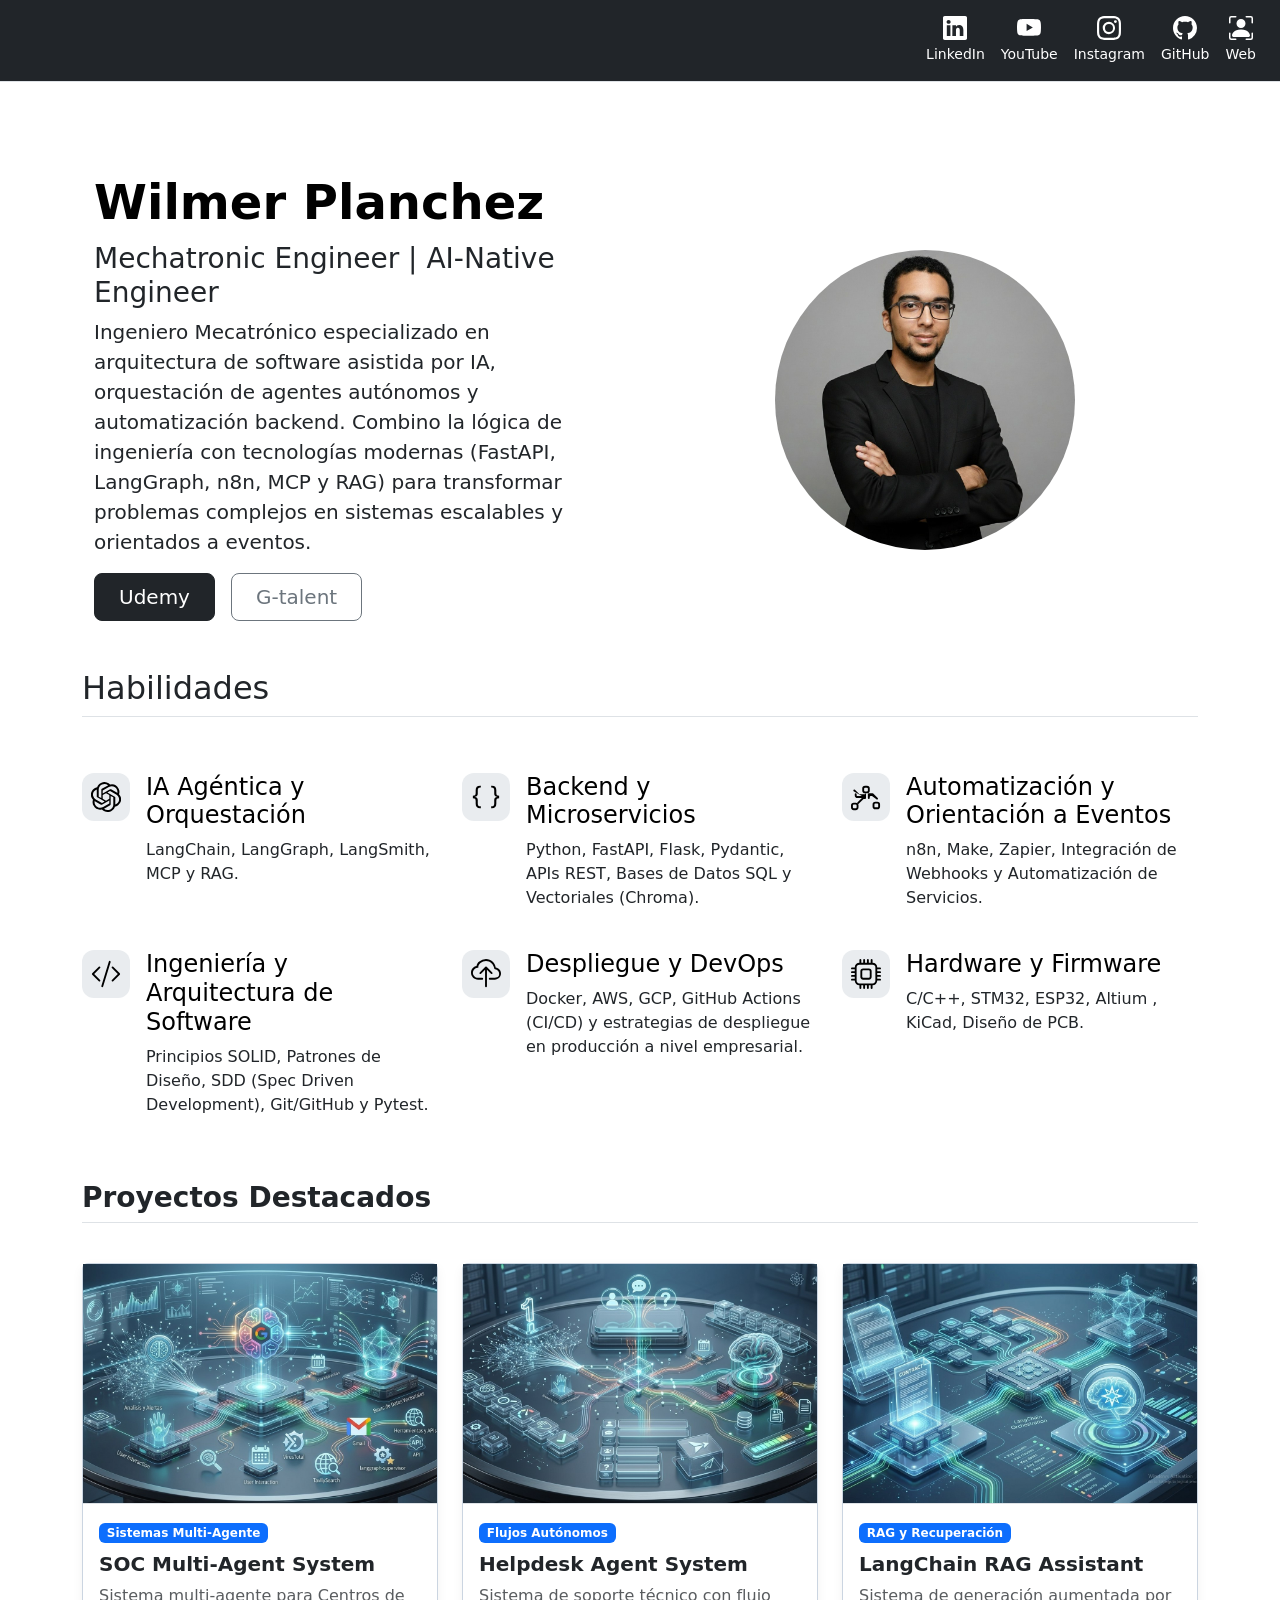
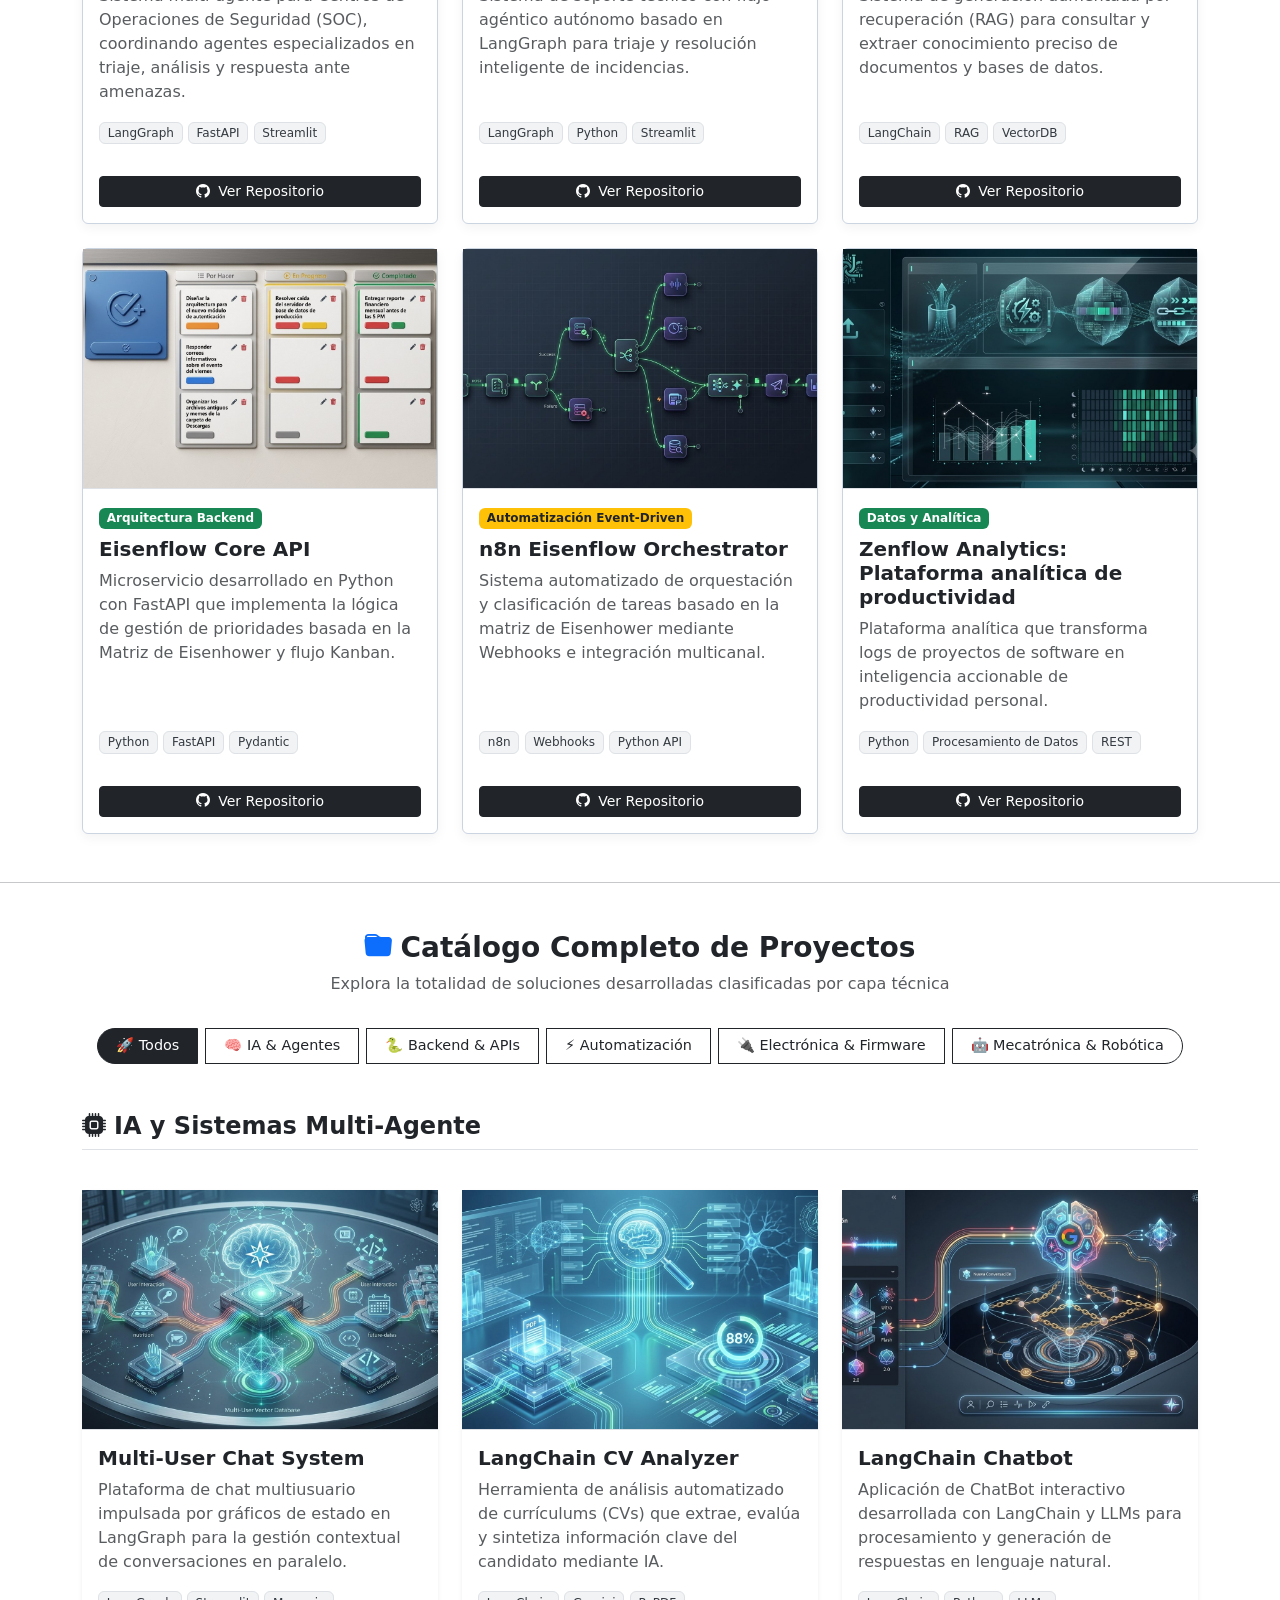
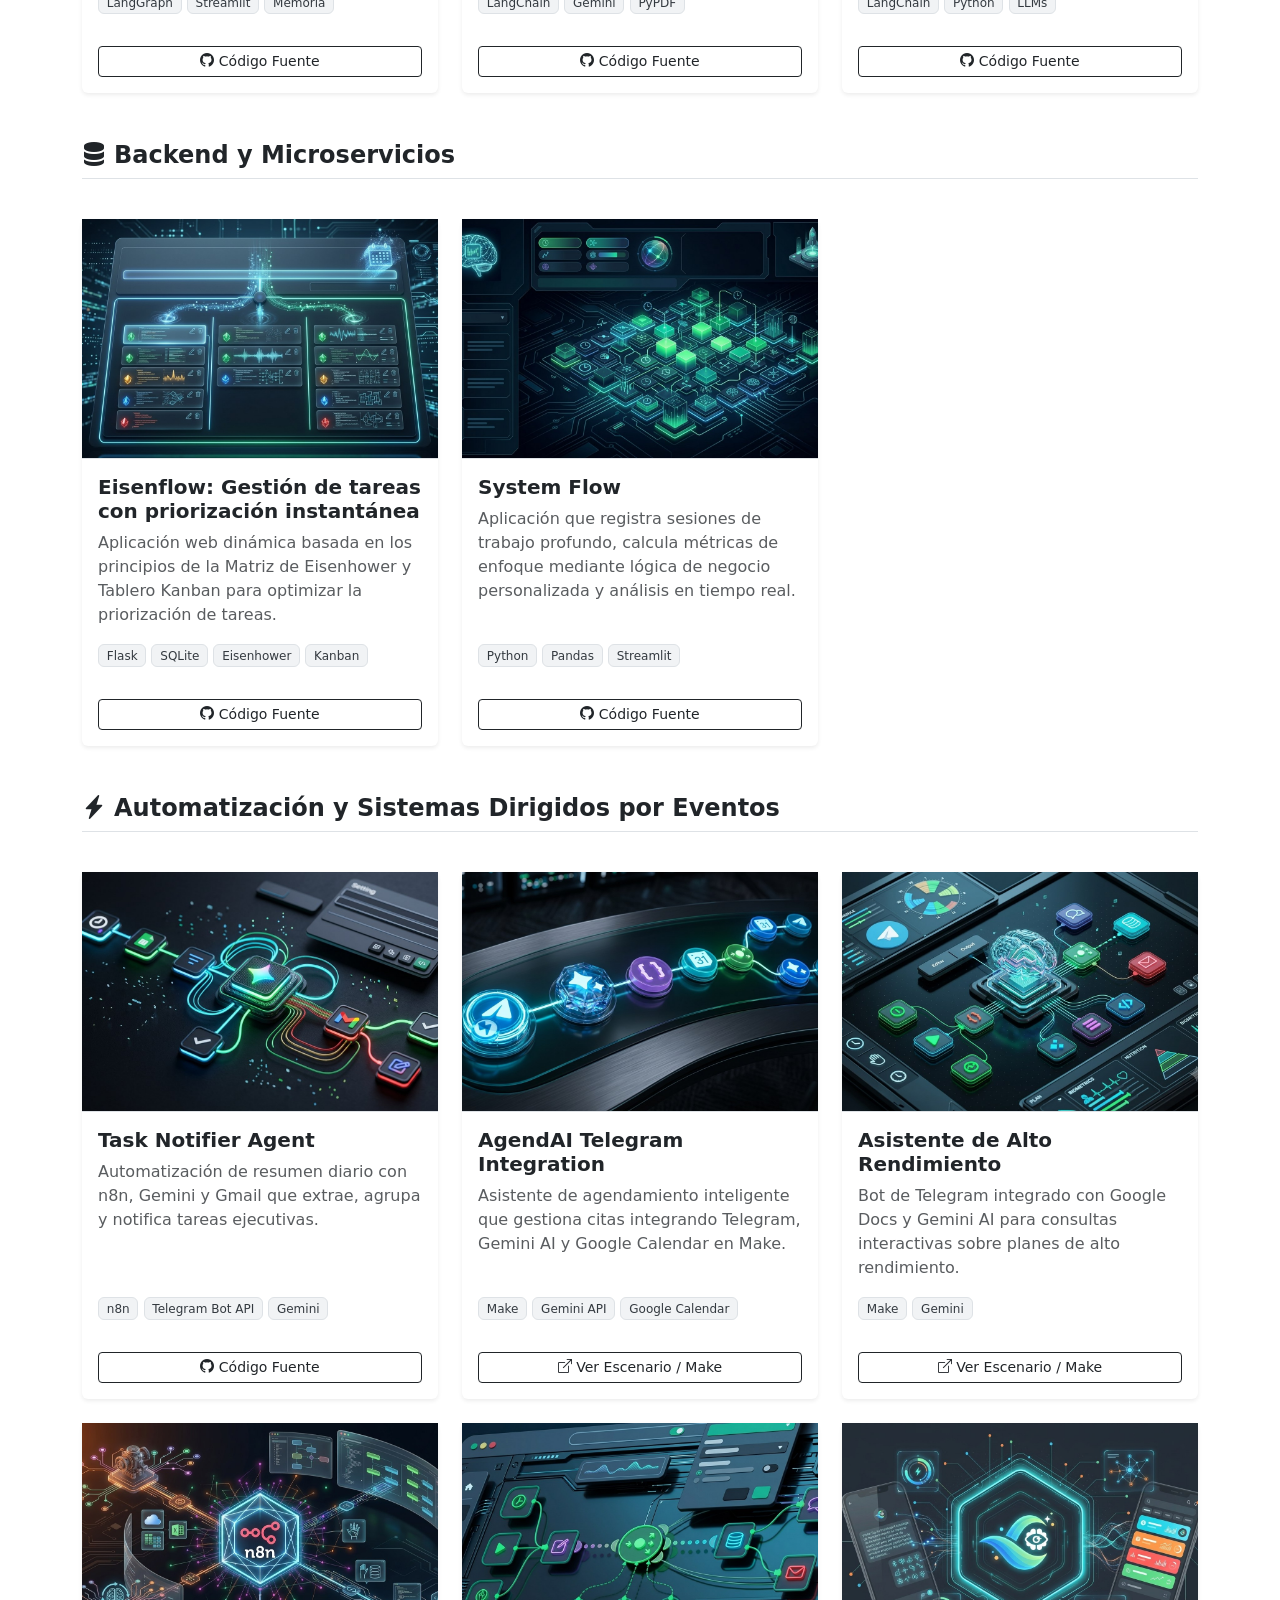
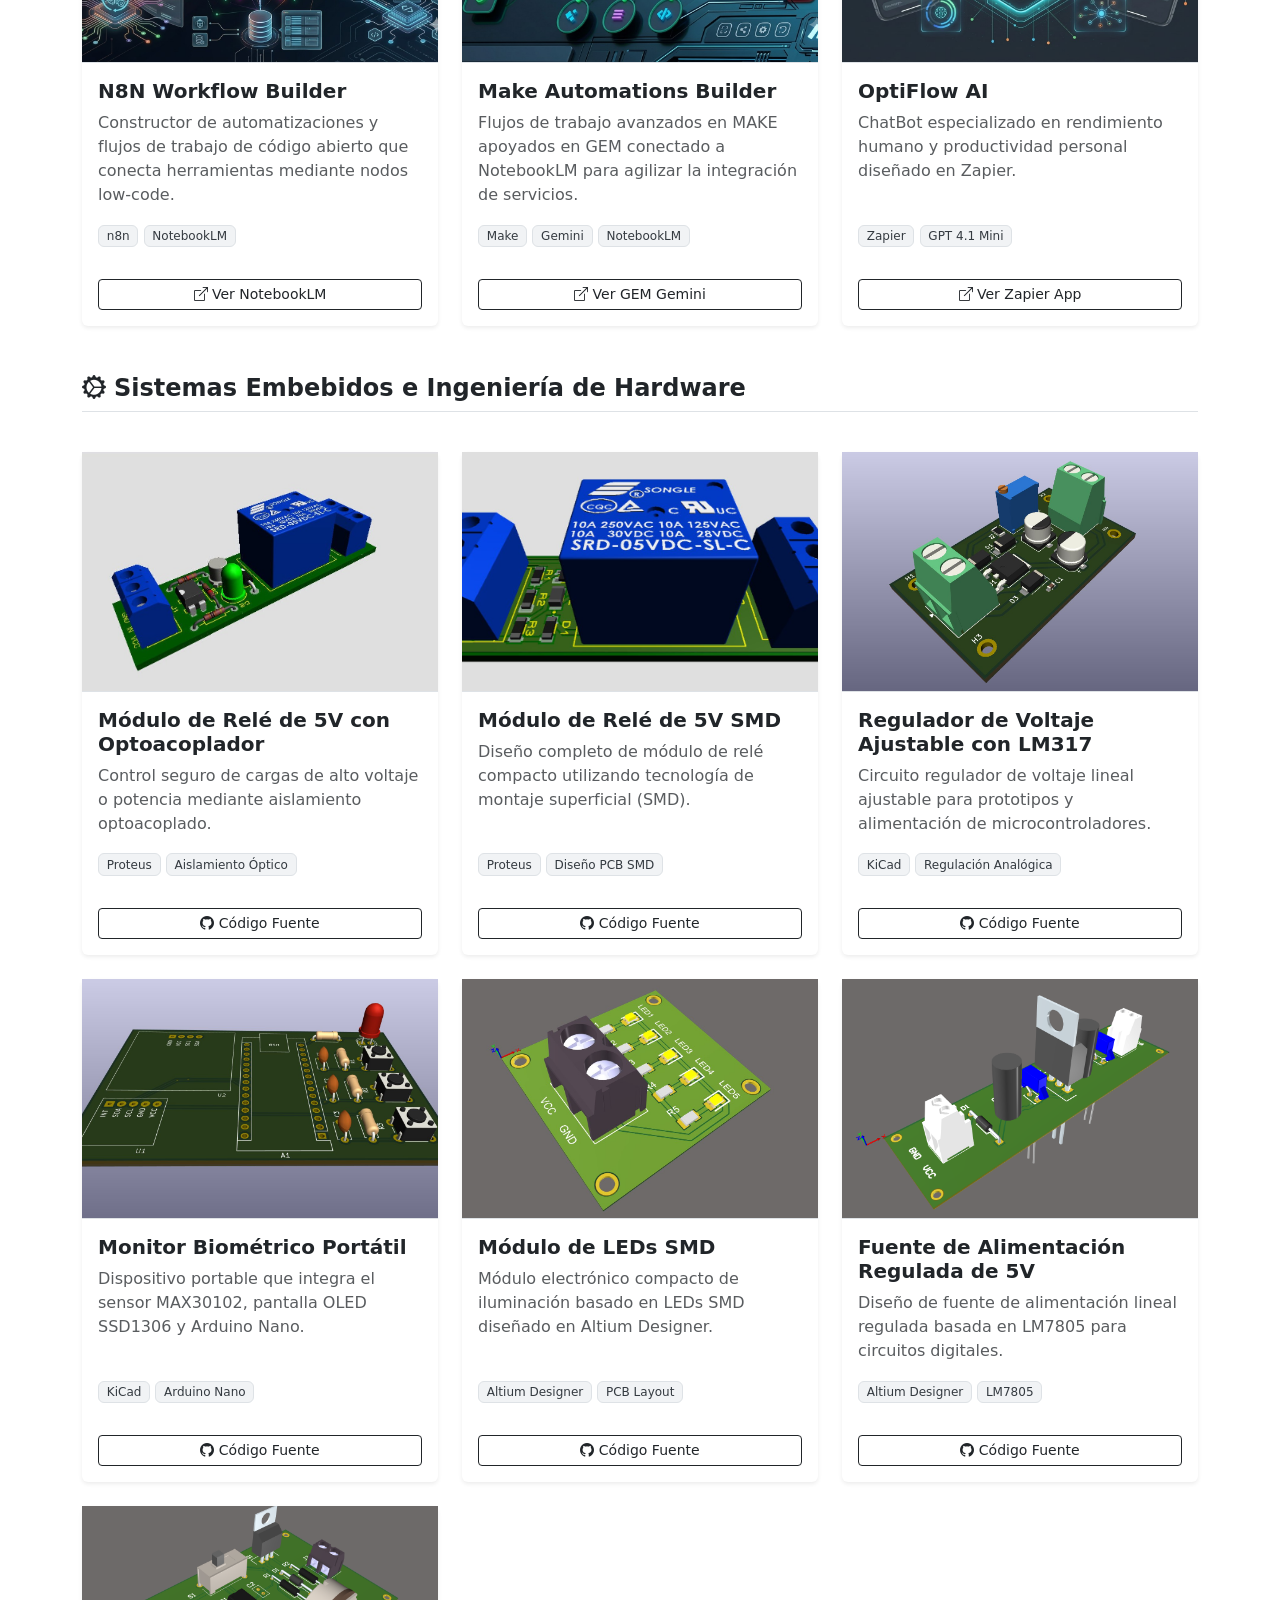
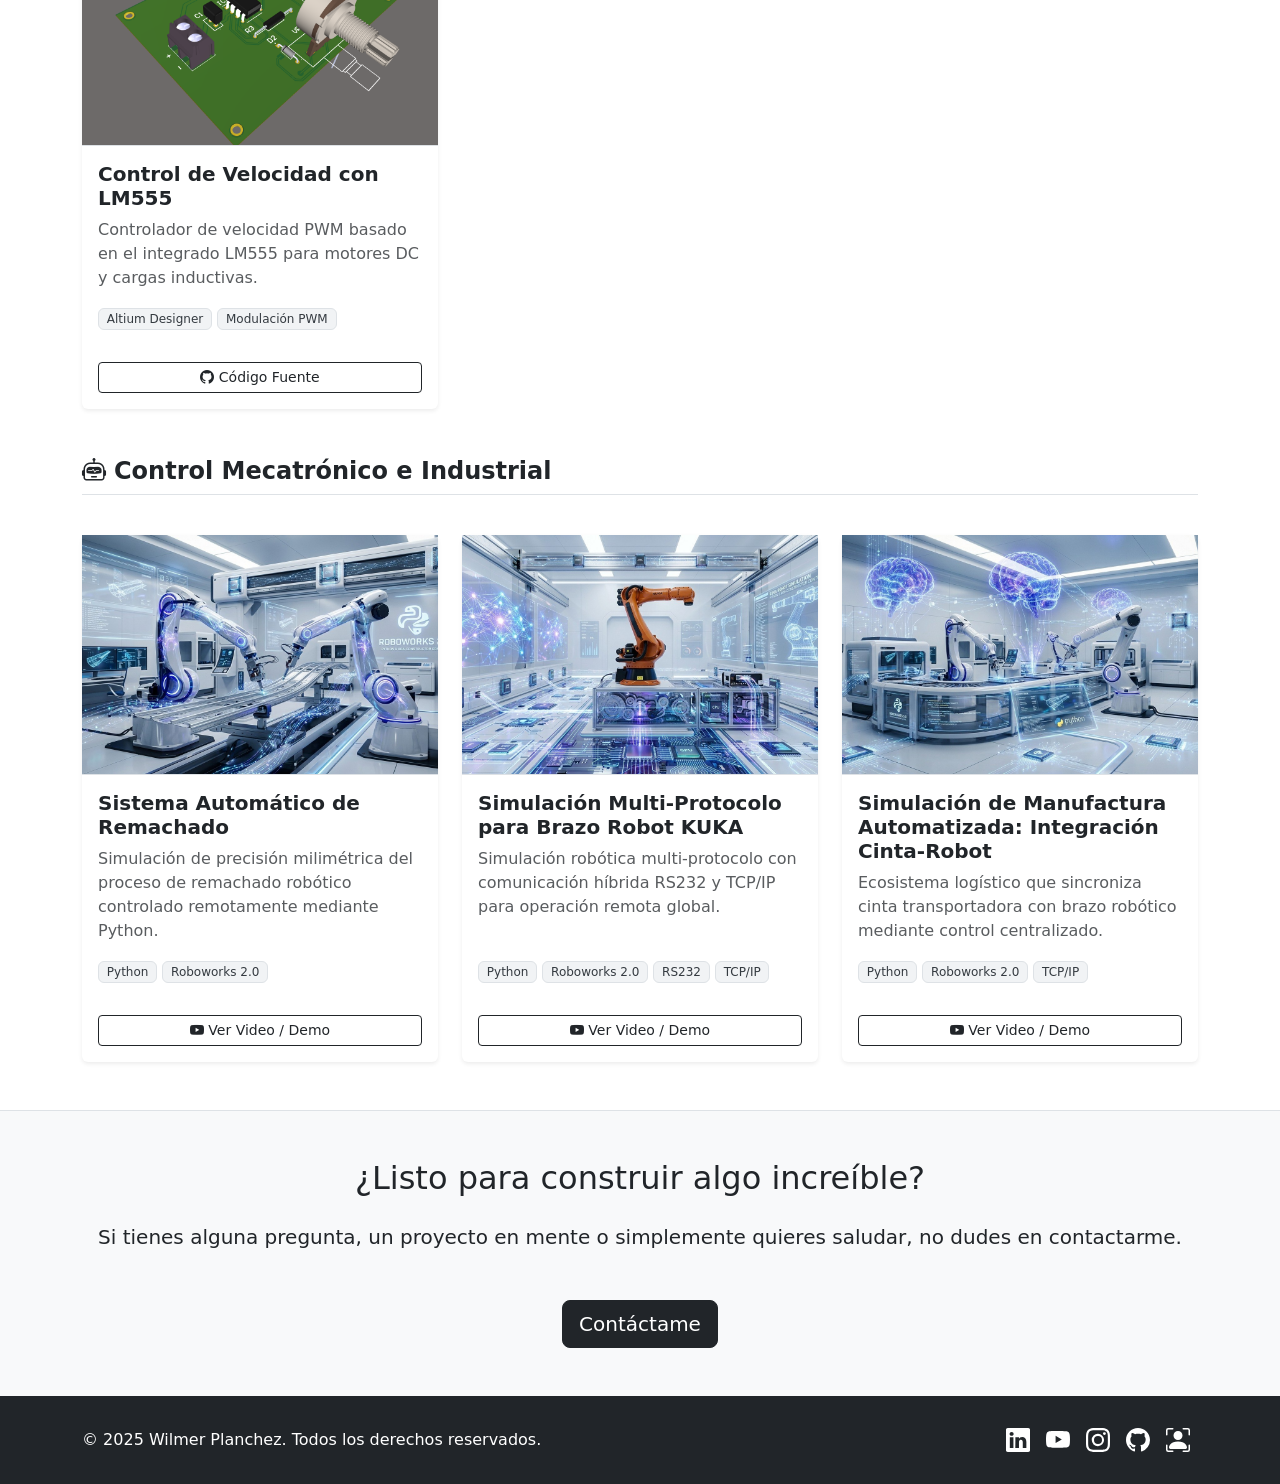
<file: index.html>
<!DOCTYPE html>
<html lang="es">

<head>
  <meta charset="UTF-8">
  <meta name="viewport" content="width=device-width, initial-scale=1.0">
  <title>Portafolio de Proyectos</title>

  <link href="https://cdn.jsdelivr.net/npm/bootstrap@5.3.6/dist/css/bootstrap.min.css" rel="stylesheet"
    integrity="sha384-4Q6Gf2aSP4eDXB8Miphtr37CMZZQ5oXLH2yaXMJ2w8e2ZtHTl7GptT4jmndRuHDT" crossorigin="anonymous">
  <link rel="stylesheet" href="https://cdn.jsdelivr.net/npm/bootstrap-icons@1.11.3/font/bootstrap-icons.min.css">
  <link rel="stylesheet" href="./css/style.css">
</head>

<body>

  <section id="header">
    <div class="px-3 py-2 text-bg-dark border-bottom">
      <div class="d-flex align-items-center justify-content-center justify-content-lg-end">
        <ul class="nav col-12 col-lg-auto my-2 justify-content-center my-md-0 text-small">
          <li>
            <a href="https://www.linkedin.com/in/ingwplanchez" target="_blank"
              class="nav-link text-white d-flex flex-column align-items-center text-center p-2">
              <svg xmlns="http://www.w3.org/2000/svg" width="24" height="24" fill="currentColor"
                class="bi bi-linkedin mb-1" viewBox="0 0 16 16" style="text-decoration: none !important;">
                <path
                  d="M0 1.146C0 .513.526 0 1.175 0h13.65C15.474 0 16 .513 16 1.146v13.708c0 .633-.526 1.146-1.175 1.146H1.175C.526 16 0 15.487 0 14.854zm4.943 12.248V6.169H2.542v7.225zm-1.2-8.212c.837 0 1.358-.554 1.358-1.248-.015-.709-.52-1.248-1.342-1.248S2.4 3.226 2.4 3.934c0 .694.521 1.248 1.327 1.248zm4.908 8.212V9.359c0-.216.016-.432.08-.586.173-.431.568-.878 1.232-.878.869 0 1.216.662 1.216 1.634v3.865h2.401V9.25c0-2.22-1.184-3.252-2.764-3.252-1.274 0-1.845.7-2.165 1.193v.025h-.016l.016-.025V6.169h-2.4c.03.678 0 7.225 0 7.225z" />
              </svg>
              <small>LinkedIn</small>
            </a>
          </li>
          <li>
            <a href="https://www.youtube.com/@ingwplanchez" target="_blank"
              class="nav-link text-white d-flex flex-column align-items-center text-center p-2">
              <svg xmlns="http://www.w3.org/2000/svg" width="24" height="24" fill="currentColor"
                class="bi bi-youtube mb-1" viewBox="0 0 16 16" style="text-decoration: none !important;">
                <path
                  d="M8.051 1.999h.089c.822.003 4.987.033 6.11.335a2.01 2.01 0 0 1 1.415 1.42c.101.38.172.883.22 1.402l.01.104.022.26.008.104c.065.914.073 1.77.074 1.957v.075c-.001.194-.01 1.108-.082 2.06l-.008.105-.009.104c-.05.572-.124 1.14-.235 1.558a2.01 2.01 0 0 1-1.415 1.42c-1.16.312-5.569.334-6.18.335h-.142c-.309 0-1.587-.006-2.927-.052l-.17-.006-.087-.004-.171-.007-.171-.007c-1.11-.049-2.167-.128-2.654-.26a2.01 2.01 0 0 1-1.415-1.419c-.111-.417-.185-.986-.235-1.558L.09 9.82l-.008-.104A31 31 0 0 1 0 7.68v-.123c.002-.215.01-.958.064-1.778l.007-.103.003-.052.008-.104.022-.26.01-.104c.048-.519.119-1.023.22-1.402a2.01 2.01 0 0 1 1.415-1.42c.487-.13 1.544-.21 2.654-.26l.17-.007.172-.006.086-.003.171-.007A100 100 0 0 1 7.858 2zM6.4 5.209v4.818l4.157-2.408z" />
              </svg>
              <small>YouTube</small>
            </a>
          </li>
          <li>
            <a href="https://instagram.com/ingwplanchez" target="_blank"
              class="nav-link text-white d-flex flex-column align-items-center text-center p-2">
              <svg xmlns="http://www.w3.org/2000/svg" width="24" height="24" fill="currentColor"
                class="bi bi-instagram mb-1" viewBox="0 0 16 16" style="text-decoration: none !important;">
                <path
                  d="M8 0C5.829 0 5.556.01 4.703.048 3.85.088 3.269.222 2.76.42a3.9 3.9 0 0 0-1.417.923A3.9 3.9 0 0 0 .42 2.76C.222 3.268.087 3.85.048 4.7.01 5.555 0 5.827 0 8.001c0 2.172.01 2.444.048 3.297.04.852.174 1.433.372 1.942.205.526.478.972.923 1.417.444.445.89.719 1.416.923.51.198 1.09.333 1.942.372C5.555 15.99 5.827 16 8 16s2.444-.01 3.298-.048c.851-.04 1.434-.174 1.943-.372a3.9 3.9 0 0 0 1.416-.923c.445-.445.718-.891.923-1.417.197-.509.332-1.09.372-1.942C15.99 10.445 16 10.173 16 8s-.01-2.445-.048-3.299c-.04-.851-.175-1.433-.372-1.941a3.9 3.9 0 0 0-.923-1.417A3.9 3.9 0 0 0 13.24.42c-.51-.198-1.092-.333-1.943-.372C10.443.01 10.172 0 7.998 0zm-.717 1.442h.718c2.136 0 2.389.007 3.232.046.78.035 1.204.166 1.486.275.373.145.64.319.92.599s.453.546.598.92c.11.281.24.705.275 1.485.039.843.047 1.096.047 3.231s-.008 2.389-.047 3.232c-.035.78-.166 1.203-.275 1.485a2.5 2.5 0 0 1-.599.919c-.28.28-.546.453-.92.598-.28.11-.704.24-1.485.276-.843.038-1.096.047-3.232.047s-2.39-.009-3.233-.047c-.78-.036-1.203-.166-1.485-.276a2.5 2.5 0 0 1-.92-.598 2.5 2.5 0 0 1-.6-.92c-.109-.281-.24-.705-.275-1.485-.038-.843-.046-1.096-.046-3.233s.008-2.388.046-3.231c.036-.78.166-1.204.276-1.486.145-.373.319-.64.599-.92s.546-.453.92-.598c.282-.11.705-.24 1.485-.276.738-.034 1.024-.044 2.515-.045zm4.988 1.328a.96.96 0 1 0 0 1.92.96.96 0 0 0 0-1.92m-4.27 1.122a4.109 4.109 0 1 0 0 8.217 4.109 4.109 0 0 0 0-8.217m0 1.441a2.667 2.667 0 1 1 0 5.334 2.667 2.667 0 0 1 0-5.334" />
              </svg>
              <small>Instagram</small>
            </a>
          </li>
          <li>
            <a href="https://github.com/ingwplanchez" target="_blank"
              class="nav-link text-white d-flex flex-column align-items-center text-center p-2">
              <svg xmlns="http://www.w3.org/2000/svg" width="24" height="24" fill="currentColor"
                class="bi bi-github mb-1" viewBox="0 0 16 16" style="text-decoration: none !important;">
                <path
                  d="M8 0C3.58 0 0 3.58 0 8c0 3.54 2.29 6.53 5.47 7.59.4.07.55-.17.55-.38 0-.19-.01-.82-.01-1.49-2.01.37-2.53-.49-2.69-.94-.09-.23-.48-.94-.82-1.13-.28-.15-.68-.52-.01-.53.63-.01 1.08.58 1.23.82.72 1.21 1.87.87 2.33.66.07-.52.28-.87.51-1.07-1.78-.2-3.64-.89-3.64-3.95 0-.87.31-1.59.82-2.15-.08-.2-.36-1.02.08-2.12 0 0 .67-.21 2.2.82.64-.18 1.32-.27 2-.27s1.36.09 2 .27c1.53-1.04 2.2-.82 2.2-.82.44 1.1.16 1.92.08 2.12.51.56.82 1.27.82 2.15 0 3.07-1.87 3.75-3.65 3.95.29.25.54.73.54 1.48 0 1.07-.01 1.93-.01 2.2 0 .21.15.46.55.38A8.01 8.01 0 0 0 16 8c0-4.42-3.58-8-8-8" />
              </svg>
              <small>GitHub</small>
            </a>
          </li>
          <li>
            <a href="https://linktr.ee/wplanchez" target="_blank"
              class="nav-link text-white d-flex flex-column align-items-center text-center p-2">
              <svg xmlns="http://www.w3.org/2000/svg" width="24" height="24" fill="currentColor"
                class="bi bi-person-bounding-box mb-1" viewBox="0 0 16 16" style="text-decoration: none !important;">
                <path
                  d="M1.5 1a.5.5 0 0 0-.5.5v3a.5.5 0 0 1-1 0v-3A1.5 1.5 0 0 1 1.5 0h3a.5.5 0 0 1 0 1zM11 .5a.5.5 0 0 1 .5-.5h3A1.5 1.5 0 0 1 16 1.5v3a.5.5 0 0 1-1 0v-3a.5.5 0 0 0-.5-.5h-3a.5.5 0 0 1-.5-.5M.5 11a.5.5 0 0 1 .5.5v3a.5.5 0 0 0 .5.5h3a.5.5 0 0 1 0 1h-3A1.5 1.5 0 0 1 0 14.5v-3a.5.5 0 0 1 .5-.5m15 0a.5.5 0 0 1 .5.5v3a1.5 1.5 0 0 1-1.5 1.5h-3a.5.5 0 0 1 0-1h3a.5.5 0 0 0 .5-.5v-3a.5.5 0 0 1 .5-.5" />
                <path d="M3 14s-1 0-1-1 1-4 6-4 6 3 6 4-1 1-1 1zm8-9a3 3 0 1 1-6 0 3 3 0 0 1 6 0" />
              </svg>
              <small>Web</small>
            </a>
          </li>
        </ul>
      </div>
    </div>
  </section>

  <!-- Principal: Una sección principal que ofrece una breve introducción sobre ti y tu trayectoria. -->
  <section id="principal">
    <div class="container px-4 pt-5">
      <div class="row flex-lg-row-reverse align-items-center g-5 pt-5">
        <!-- El div de la imagen ahora se centra en cualquier pantalla -->
        <div class="col-12 col-lg-6 text-center">
          <!-- La imagen ya no necesita clases de centrado adicionales -->
          <img src="./img/wplanchez.jpg" class="profile-img img-fluid" alt="Wilmer Planchez" loading="lazy">
        </div>
        <div class="col-lg-6 text-center text-lg-start">
          <h1 class="display-5 fw-bold text-body-emphasis lh-1 mb-3">Wilmer Planchez</h1>
          <h3>Mechatronic Engineer | AI-Native Engineer</h3>
          <p class="lead">Ingeniero Mecatrónico especializado en arquitectura de software asistida por IA, orquestación
            de agentes autónomos y automatización backend. Combino la lógica de ingeniería con tecnologías modernas
            (FastAPI, LangGraph, n8n, MCP y RAG) para transformar problemas complejos en sistemas escalables y
            orientados a eventos.</p>
          <div class="d-grid gap-2 d-md-flex justify-content-md-center justify-content-lg-start">
            <a href="https://www.udemy.com/user/wilmerplanchez2" target="_blank">
              <button type="button" class="btn btn-dark btn-lg px-4 me-md-2">Udemy</button>
            </a>
            <a href="https://www.g-talent.net/collections/wilmer-planchez" target="_blank">
              <button type="button" class="btn btn-outline-secondary btn-lg px-4">G-talent</button>
            </a>
          </div>
        </div>
      </div>
    </div>
  </section>

  <!-- Sobre mi: Una sección "Sobre mí" que proporciona información adicional sobre ti y tus intereses. -->
  <section id="about">

    <div class="container mt-5">

      <h2 class="pb-2 border-bottom">Habilidades</h2>

      <div class="row g-4 py-5 row-cols-1 row-cols-md-2 row-cols-lg-3">

        <div class="col d-flex align-items-start">
          <div
            class="icon-square text-body-emphasis bg-body-secondary d-inline-flex align-items-center justify-content-center fs-4 flex-shrink-0 me-3">
            <svg xmlns="http://www.w3.org/2000/svg" width="30" height="30" fill="currentColor" class="bi bi-openai"
              viewBox="0 0 16 16">
              <path
                d="M14.949 6.547a3.94 3.94 0 0 0-.348-3.273 4.11 4.11 0 0 0-4.4-1.934A4.1 4.1 0 0 0 8.423.2 4.15 4.15 0 0 0 6.305.086a4.1 4.1 0 0 0-1.891.948 4.04 4.04 0 0 0-1.158 1.753 4.1 4.1 0 0 0-1.563.679A4 4 0 0 0 .554 4.72a3.99 3.99 0 0 0 .502 4.731 3.94 3.94 0 0 0 .346 3.274 4.11 4.11 0 0 0 4.402 1.933c.382.425.852.764 1.377.995.526.231 1.095.35 1.67.346 1.78.002 3.358-1.132 3.901-2.804a4.1 4.1 0 0 0 1.563-.68 4 4 0 0 0 1.14-1.253 3.99 3.99 0 0 0-.506-4.716m-6.097 8.406a3.05 3.05 0 0 1-1.945-.694l.096-.054 3.23-1.838a.53.53 0 0 0 .265-.455v-4.49l1.366.778q.02.011.025.035v3.722c-.003 1.653-1.361 2.992-3.037 2.996m-6.53-2.75a2.95 2.95 0 0 1-.36-2.01l.095.057L5.29 12.09a.53.53 0 0 0 .527 0l3.949-2.246v1.555a.05.05 0 0 1-.022.041L6.473 13.3c-1.454.826-3.311.335-4.15-1.098m-.85-6.94A3.02 3.02 0 0 1 3.07 3.949v3.785a.51.51 0 0 0 .262.451l3.93 2.237-1.366.779a.05.05 0 0 1-.048 0L2.585 9.342a2.98 2.98 0 0 1-1.113-4.094zm11.216 2.571L8.747 5.576l1.362-.776a.05.05 0 0 1 .048 0l3.265 1.86a3 3 0 0 1 1.173 1.207 2.96 2.96 0 0 1-.27 3.2 3.05 3.05 0 0 1-1.36.997V8.279a.52.52 0 0 0-.276-.445m1.36-2.015-.097-.057-3.226-1.855a.53.53 0 0 0-.53 0L6.249 6.153V4.598a.04.04 0 0 1 .019-.04L9.533 2.7a3.07 3.07 0 0 1 3.257.139c.474.325.843.778 1.066 1.303.223.526.289 1.103.191 1.664zM5.503 8.575 4.139 7.8a.05.05 0 0 1-.026-.037V4.049c0-.57.166-1.127.476-1.607s.752-.864 1.275-1.105a3.08 3.08 0 0 1 3.234.41l-.096.054-3.23 1.838a.53.53 0 0 0-.265.455zm.742-1.577 1.758-1 1.762 1v2l-1.755 1-1.762-1z" />
            </svg>
          </div>
          <div>
            <h3 class="fs-4 text-body-emphasis">IA Agéntica y Orquestación</h3>
            <p>LangChain, LangGraph, LangSmith, MCP y RAG.</p>
          </div>
        </div>

        <div class="col d-flex align-items-start">
          <div
            class="icon-square text-body-emphasis bg-body-secondary d-inline-flex align-items-center justify-content-center fs-4 flex-shrink-0 me-3">
            <svg xmlns="http://www.w3.org/2000/svg" height="30" width="30" fill="currentColor" class="bi bi-braces"
              viewBox="0 0 16 16">
              <path
                d="M2.114 8.063V7.9c1.005-.102 1.497-.615 1.497-1.6V4.503c0-1.094.39-1.538 1.354-1.538h.273V2h-.376C3.25 2 2.49 2.759 2.49 4.352v1.524c0 1.094-.376 1.456-1.49 1.456v1.299c1.114 0 1.49.362 1.49 1.456v1.524c0 1.593.759 2.352 2.372 2.352h.376v-.964h-.273c-.964 0-1.354-.444-1.354-1.538V9.663c0-.984-.492-1.497-1.497-1.6M13.886 7.9v.163c-1.005.103-1.497.616-1.497 1.6v1.798c0 1.094-.39 1.538-1.354 1.538h-.273v.964h.376c1.613 0 2.372-.759 2.372-2.352v-1.524c0-1.094.376-1.456 1.49-1.456V7.332c-1.114 0-1.49-.362-1.49-1.456V4.352C13.51 2.759 12.75 2 11.138 2h-.376v.964h.273c.964 0 1.354.444 1.354 1.538V6.3c0 .984.492 1.497 1.497 1.6" />
            </svg>
          </div>
          <div>
            <h3 class="fs-4 text-body-emphasis">Backend y Microservicios</h3>
            <p>Python, FastAPI, Flask, Pydantic, APIs REST, Bases de Datos SQL y Vectoriales (Chroma).</p>
          </div>
        </div>

        <div class="col d-flex align-items-start">
          <div
            class="icon-square text-body-emphasis bg-body-secondary d-inline-flex align-items-center justify-content-center fs-4 flex-shrink-0 me-3">
            <svg xmlns="http://www.w3.org/2000/svg" width="30" height="30" fill="currentColor" class="bi bi-diagram-3"
              viewBox="0 0 16 16">
              <path fill-rule="evenodd"
                d="M6 3.5A1.5 1.5 0 0 1 7.5 2h1A1.5 1.5 0 0 1 10 3.5v1A1.5 1.5 0 0 1 8.5 6h-1A1.5 1.5 0 0 1 6 4.5zm1.5-.5a.5.5 0 0 0-.5.5v1a.5.5 0 0 0 .5.5h1a.5.5 0 0 0 .5-.5v-1a.5.5 0 0 0-.5-.5zM0 12.5A1.5 1.5 0 0 1 1.5 11h1A1.5 1.5 0 0 1 4 12.5v1A1.5 1.5 0 0 1 2.5 15h-1A1.5 1.5 0 0 1 0 13.5zm1.5-.5a.5.5 0 0 0-.5.5v1a.5.5 0 0 0 .5.5h1a.5.5 0 0 0 .5-.5v-1a.5.5 0 0 0-.5-.5zm10 0a1.5 1.5 0 0 1 1.5-1.5h1a1.5 1.5 0 0 1 1.5 1.5v1a1.5 1.5 0 0 1-1.5 1.5h-1a1.5 1.5 0 0 1-1.5-1.5zm1.5-.5a.5.5 0 0 0-.5.5v1a.5.5 0 0 0 .5.5h1a.5.5 0 0 0 .5-.5v-1a.5.5 0 0 0-.5-.5z" />
              <path fill-rule="evenodd"
                d="M7.5 6a.5.5 0 0 1 .5.5v2a.5.5 0 0 1-.5.5H6.707l-2.6 2.6a.5.5 0 0 1-.707-.707L5.793 8.5H3.5A1.5 1.5 0 0 1 2 7V6.5a.5.5 0 0 1 1 0V7a.5.5 0 0 0 .5.5h2.293L1.4 4.9a.5.5 0 0 1 .707-.707L4.5 6.5H7.5zm1 0h3a.5.5 0 0 1 .354.146l2.393 2.393a.5.5 0 0 1-.707.708L11.207 7.5H10.5a.5.5 0 0 0-.5.5v.5a.5.5 0 0 1-1 0V6.5a.5.5 0 0 1 .5-.5" />
            </svg>
          </div>
          <div>
            <h3 class="fs-4 text-body-emphasis">Automatización y Orientación a Eventos</h3>
            <p>n8n, Make, Zapier, Integración de Webhooks y Automatización de Servicios.</p>
          </div>
        </div>

        <div class="col d-flex align-items-start">
          <div
            class="icon-square text-body-emphasis bg-body-secondary d-inline-flex align-items-center justify-content-center fs-4 flex-shrink-0 me-3">
            <svg xmlns="http://www.w3.org/2000/svg" height="30" width="30" fill="currentColor" class="bi bi-code-slash"
              viewBox="0 0 16 16">
              <path
                d="M10.478 1.647a.5.5 0 1 0-.956-.294l-4 13a.5.5 0 0 0 .956.294zM4.854 4.146a.5.5 0 0 1 0 .708L1.707 8l3.147 3.146a.5.5 0 0 1-.708.708l-3.5-3.5a.5.5 0 0 1 0-.708l3.5-3.5a.5.5 0 0 1 .708 0m6.292 0a.5.5 0 0 0 0 .708L14.293 8l-3.147 3.146a.5.5 0 0 0 .708.708l3.5-3.5a.5.5 0 0 0 0-.708l-3.5-3.5a.5.5 0 0 0-.708 0" />
            </svg>
          </div>
          <div>
            <h3 class="fs-4 text-body-emphasis">Ingeniería y Arquitectura de Software</h3>
            <p>Principios SOLID, Patrones de Diseño, SDD (Spec Driven Development), Git/GitHub y Pytest.</p>
          </div>
        </div>

        <div class="col d-flex align-items-start">
          <div
            class="icon-square text-body-emphasis bg-body-secondary d-inline-flex align-items-center justify-content-center fs-4 flex-shrink-0 me-3">
            <svg xmlns="http://www.w3.org/2000/svg" height="30" width="30" fill="currentColor" class="bi bi-cloud-upload"
              viewBox="0 0 16 16">
              <path fill-rule="evenodd"
                d="M4.406 1.342A5.53 5.53 0 0 1 8 0c2.69 0 4.923 2 5.166 4.579C14.758 4.804 16 6.137 16 7.773 16 9.569 14.502 11 12.687 11H10a.5.5 0 0 1 0-1h2.688C14.652 10 15 9.107 15 7.773c0-1.216-.92-2.228-2.168-2.354l-.342-.034-.076-.33C12.1 2.82 10.238 1 8 1a4.53 4.53 0 0 0-2.941 1.1c-.757.652-1.153 1.438-1.153 2.055v.448l-.445.049C2.064 4.805 1 5.952 1 7.318 1 8.785 2.23 10 3.781 10H6a.5.5 0 0 1 0 1H3.781C1.708 11 0 9.366 0 7.318c0-1.763 1.266-3.223 2.942-3.524C3.073 2.699 3.608 1.906 4.406 1.342" />
              <path fill-rule="evenodd"
                d="M7.646 4.146a.5.5 0 0 1 .708 0l3 3a.5.5 0 0 1-.708.708L8.5 5.707V14.5a.5.5 0 0 1-1 0V5.707L5.354 7.854a.5.5 0 1 1-.708-.708z" />
            </svg>
          </div>
          <div>
            <h3 class="fs-4 text-body-emphasis">Despliegue y DevOps</h3>
            <p>Docker, AWS, GCP, GitHub Actions (CI/CD) y estrategias de despliegue en producción a nivel empresarial.</p>
          </div>
        </div>

        <div class="col d-flex align-items-start">
          <div
            class="icon-square text-body-emphasis bg-body-secondary d-inline-flex align-items-center justify-content-center fs-4 flex-shrink-0 me-3">
            <svg xmlns="http://www.w3.org/2000/svg" height="30" width="30" fill="currentColor" class="bi bi-cpu"
              viewBox="0 0 16 16">
              <path
                d="M5 0a.5.5 0 0 1 .5.5V2h1V.5a.5.5 0 0 1 1 0V2h1V.5a.5.5 0 0 1 1 0V2h1V.5a.5.5 0 0 1 1 0V2A2.5 2.5 0 0 1 14 4.5h1.5a.5.5 0 0 1 0 1H14v1h1.5a.5.5 0 0 1 0 1H14v1h1.5a.5.5 0 0 1 0 1H14v1h1.5a.5.5 0 0 1 0 1H14a2.5 2.5 0 0 1-2.5 2.5v1.5a.5.5 0 0 1-1 0V14h-1v1.5a.5.5 0 0 1-1 0V14h-1v1.5a.5.5 0 0 1-1 0V14h-1v1.5a.5.5 0 0 1-1 0V14A2.5 2.5 0 0 1 2 11.5H.5a.5.5 0 0 1 0-1H2v-1H.5a.5.5 0 0 1 0-1H2v-1H.5a.5.5 0 0 1 0-1H2v-1H.5a.5.5 0 0 1 0-1H2A2.5 2.5 0 0 1 4.5 2V.5A.5.5 0 0 1 5 0m-.5 3A1.5 1.5 0 0 0 3 4.5v7A1.5 1.5 0 0 0 4.5 13h7a1.5 1.5 0 0 0 1.5-1.5v-7A1.5 1.5 0 0 0 11.5 3zM5 6.5A1.5 1.5 0 0 1 6.5 5h3A1.5 1.5 0 0 1 11 6.5v3A1.5 1.5 0 0 1 9.5 11h-3A1.5 1.5 0 0 1 5 9.5zM6.5 6a.5.5 0 0 0-.5.5v3a.5.5 0 0 0 .5.5h3a.5.5 0 0 0 .5-.5v-3a.5.5 0 0 0-.5-.5z" />
            </svg>
          </div>
          <div>
            <h3 class="fs-4 text-body-emphasis">Hardware y Firmware</h3>
            <p>C/C++, STM32, ESP32, Altium , KiCad, Diseño de PCB.</p>
          </div>
        </div>

      </div>
    </div>
  </section>

  <!-- Cursos: Una sección que muestra los cursos destacados que ofreces. -->
  <!-- 
  <section id="courses">

    <div class="container mb-5">

      <h2 class="pb-2 border-bottom">Cursos Destacados</h2>

      <div class="row row-cols-1 row-cols-sm-2 row-cols-md-3 g-3 mt-5">

        <div class="col d-flex align-items-start">
          <div class="card" style="width: 100%; height:100%;">
            <a href="https://www.udemy.com/course/ultra-enfoque-mejora-tu-productividad-y-concentracion/?referralCode=F8127A511B1FC70B295D"
              target="_blank" class="text-decoration-none text-dark">
              <img src="./img/enfoque.jpg" class="card-img-top" alt="...">
              <div class="card-body">
                <h5 class="card-title">ULTRA Enfoque: Mejora tu Productividad y Concentración</h5>
                <p class="card-text">Mejora tu rendimiento, elimina las distracciones y aumenta tu productividad.
                  Multiplica tus
                  resultados en menos tiempo.</p>
              </div>
            </a>
          </div>
        </div>

        <div class="col d-flex align-items-start">
          <div class="card" style="width: 100%; height:100%;">
            <a href="https://www.udemy.com/course/de-0-a-programador-en-python/?referralCode=9FC24BB29EE5901AB8F8"
              target="_blank" class="text-decoration-none text-dark">
              <img src="./img/python.jpg" class="card-img-top" alt="...">
              <div class="card-body">
                <h5 class="card-title">De 0 a Programador: Aprende Python Desde 0</h5>
                <p class="card-text">Curso de Python para principiantes. Aprende a programar en Python desde 0.</p>
              </div>
            </a>
          </div>
        </div>

        <div class="col d-flex align-items-start">
          <div class="card" style="width: 100%; height:100%;">
            <a href="https://www.udemy.com/course/escuela-de-trading-forex-y-opciones-binarias/?referralCode=862E98A31540E0FB3336"
              target="_blank" class="text-decoration-none text-dark">
              <img src="./img/trading.jpg" class="card-img-top" alt="...">
              <div class="card-body">
                <h5 class="card-title">Escuela de Trading: FOREX y Opciones Binarias</h5>
                <p class="card-text">Curso de FOREX y Opciones Binarias. Aprende análisis técnico y Estrategias. Mejora
                  tus Habilidades
                  de Trading.</p>
              </div>
            </a>
          </div>
        </div>
      </div>
    </div>
  </section>
   -->

  <!-- Proyectos Destacados: Una sección que muestra los proyectos destacados de mayor impacto técnico. -->
  <section id="proyectos-destacados">
    <div class="container mb-5">
      <h2 class="pb-2 border-bottom fw-bold fs-3">Proyectos Destacados</h2>
      <div class="row g-4 mt-3">

        <div class="col-md-6 col-lg-4">
          <div class="card h-100 border-0 featured-card">
            <div class="card-img-container border-bottom">
              <img src="./img/langgraph-soc-multiagent.jpg" alt="SOC Multi-Agent System">
            </div>
            <div class="card-body d-flex flex-column">
              <div class="mb-2"><span class="badge bg-primary">Sistemas Multi-Agente</span></div>
              <h5 class="card-title fw-bold">SOC Multi-Agent System</h5>
              <p class="card-text text-muted fs-6 flex-grow-1">Sistema multi-agente para Centros de Operaciones de
                Seguridad (SOC), coordinando agentes especializados en triaje, análisis y respuesta ante amenazas.</p>
              <div class="mb-3">
                <span class="badge badge-tech">LangGraph</span>
                <span class="badge badge-tech">FastAPI</span>
                <span class="badge badge-tech">Streamlit</span>
              </div>
            </div>
            <div class="card-footer bg-transparent border-0 pb-3 pt-0">
              <a href="https://github.com/ingwplanchez/langgraph-soc-multiagent" target="_blank"
                class="btn btn-sm btn-dark w-100"><i class="bi bi-github me-1"></i> Ver Repositorio</a>
            </div>
          </div>
        </div>

        <div class="col-md-6 col-lg-4">
          <div class="card h-100 border-0 featured-card">
            <div class="card-img-container border-bottom">
              <img src="./img/langgraph-helpdesk-system.jpg" alt="Helpdesk Agent System">
            </div>
            <div class="card-body d-flex flex-column">
              <div class="mb-2"><span class="badge bg-primary">Flujos Autónomos</span></div>
              <h5 class="card-title fw-bold">Helpdesk Agent System</h5>
              <p class="card-text text-muted fs-6 flex-grow-1">Sistema de soporte técnico con flujo agéntico autónomo
                basado en LangGraph para triaje y resolución inteligente de incidencias.</p>
              <div class="mb-3">
                <span class="badge badge-tech">LangGraph</span>
                <span class="badge badge-tech">Python</span>
                <span class="badge badge-tech">Streamlit</span>
              </div>
            </div>
            <div class="card-footer bg-transparent border-0 pb-3 pt-0">
              <a href="https://github.com/ingwplanchez/langgraph-helpdesk-system" target="_blank"
                class="btn btn-sm btn-dark w-100"><i class="bi bi-github me-1"></i> Ver Repositorio</a>
            </div>
          </div>
        </div>

        <div class="col-md-6 col-lg-4">
          <div class="card h-100 border-0 featured-card">
            <div class="card-img-container border-bottom">
              <img src="./img/langchain-asistente-rag.jpg" alt="LangChain RAG Assistant">
            </div>
            <div class="card-body d-flex flex-column">
              <div class="mb-2"><span class="badge bg-primary">RAG y Recuperación</span></div>
              <h5 class="card-title fw-bold">LangChain RAG Assistant</h5>
              <p class="card-text text-muted fs-6 flex-grow-1">Sistema de generación aumentada por recuperación (RAG)
                para consultar y extraer conocimiento preciso de documentos y bases de datos.</p>
              <div class="mb-3">
                <span class="badge badge-tech">LangChain</span>
                <span class="badge badge-tech">RAG</span>
                <span class="badge badge-tech">VectorDB</span>
              </div>
            </div>
            <div class="card-footer bg-transparent border-0 pb-3 pt-0">
              <a href="https://github.com/ingwplanchez/langchain-asistente-rag" target="_blank"
                class="btn btn-sm btn-dark w-100"><i class="bi bi-github me-1"></i> Ver Repositorio</a>
            </div>
          </div>
        </div>

        <div class="col-md-6 col-lg-4">
          <div class="card h-100 border-0 featured-card">
            <div class="card-img-container border-bottom">
              <img src="./img/eisenflow-core-view.jpg" alt="Eisenflow Core API">
            </div>
            <div class="card-body d-flex flex-column">
              <div class="mb-2"><span class="badge bg-success">Arquitectura Backend</span></div>
              <h5 class="card-title fw-bold">Eisenflow Core API</h5>
              <p class="card-text text-muted fs-6 flex-grow-1">Microservicio desarrollado en Python con FastAPI que
                implementa la lógica de gestión de prioridades basada en la Matriz de Eisenhower y flujo Kanban.</p>
              <div class="mb-3">
                <span class="badge badge-tech">Python</span>
                <span class="badge badge-tech">FastAPI</span>
                <span class="badge badge-tech">Pydantic</span>
              </div>
            </div>
            <div class="card-footer bg-transparent border-0 pb-3 pt-0">
              <a href="https://github.com/ingwplanchez/eisenflow-core" target="_blank"
                class="btn btn-sm btn-dark w-100"><i class="bi bi-github me-1"></i> Ver Repositorio</a>
            </div>
          </div>
        </div>

        <div class="col-md-6 col-lg-4">
          <div class="card h-100 border-0 featured-card">
            <div class="card-img-container border-bottom">
              <img src="./img/n8n-eisenflow-view.jpg" alt="n8n Eisenflow Orchestrator">
            </div>
            <div class="card-body d-flex flex-column">
              <div class="mb-2"><span class="badge bg-warning text-dark">Automatización Event-Driven</span></div>
              <h5 class="card-title fw-bold">n8n Eisenflow Orchestrator</h5>
              <p class="card-text text-muted fs-6 flex-grow-1">Sistema automatizado de orquestación y clasificación de
                tareas basado en la matriz de Eisenhower mediante Webhooks e integración multicanal.</p>
              <div class="mb-3">
                <span class="badge badge-tech">n8n</span>
                <span class="badge badge-tech">Webhooks</span>
                <span class="badge badge-tech">Python API</span>
              </div>
            </div>
            <div class="card-footer bg-transparent border-0 pb-3 pt-0">
              <a href="https://github.com/ingwplanchez/n8n_eisenflow" target="_blank"
                class="btn btn-sm btn-dark w-100"><i class="bi bi-github me-1"></i> Ver Repositorio</a>
            </div>
          </div>
        </div>

        <div class="col-md-6 col-lg-4">
          <div class="card h-100 border-0 featured-card">
            <div class="card-img-container border-bottom">
              <img src="./img/zenflow-view.jpg" alt="Zenflow Analytics">
            </div>
            <div class="card-body d-flex flex-column">
              <div class="mb-2"><span class="badge bg-success">Datos y Analítica</span></div>
              <h5 class="card-title fw-bold">Zenflow Analytics: Plataforma analítica de productividad</h5>
              <p class="card-text text-muted fs-6 flex-grow-1">Plataforma analítica que transforma logs de proyectos de
                software en inteligencia accionable de productividad personal.</p>
              <div class="mb-3">
                <span class="badge badge-tech">Python</span>
                <span class="badge badge-tech">Procesamiento de Datos</span>
                <span class="badge badge-tech">REST</span>
              </div>
            </div>
            <div class="card-footer bg-transparent border-0 pb-3 pt-0">
              <a href="https://github.com/ingwplanchez/zenflow-analytics" target="_blank"
                class="btn btn-sm btn-dark w-100"><i class="bi bi-github me-1"></i> Ver Repositorio</a>
            </div>
          </div>
        </div>

      </div>
    </div>
  </section>

  <hr class="my-5">

  <!-- =================================================================== -->
  <!-- 📂 NIVEL 2: REPOSITORIO AMPLIADO (CATEGORIZADO POR CAPAS)           -->
  <!-- =================================================================== -->
  <section id="catalogo-proyectos">
    <div class="container text-center mb-4">
      <h2 class="fw-bold fs-3"><i class="bi bi-folder-fill text-primary me-2"></i>Catálogo Completo de Proyectos</h2>
      <p class="text-muted">Explora la totalidad de soluciones desarrolladas clasificadas por capa técnica</p>

      <!-- SELECTOR DE FILTROS -->
      <div class="btn-group flex-wrap gap-2 mt-3" role="group" aria-label="Filtro de Proyectos">
        <button type="button" class="btn btn-outline-dark active filter-btn" data-filter="all">🚀 Todos</button>
        <button type="button" class="btn btn-outline-dark filter-btn" data-filter="ai">🧠 IA & Agentes</button>
        <button type="button" class="btn btn-outline-dark filter-btn" data-filter="backend">🐍 Backend & APIs</button>
        <button type="button" class="btn btn-outline-dark filter-btn" data-filter="automation">⚡ Automatización</button>
        <button type="button" class="btn btn-outline-dark filter-btn" data-filter="hardware">🔌 Electrónica &
          Firmware</button>
        <button type="button" class="btn btn-outline-dark filter-btn" data-filter="robotics">🤖 Mecatrónica &
          Robótica</button>
      </div>
    </div>

    <div id="projects-container" class="container mt-5">

      <!-- BLOQUE 1: IA & AGENTES -->
      <div class="category-section mb-5" data-category="ai">
        <h4 class="fw-bold mb-3 text-dark border-bottom pb-2">
          <i class="bi bi-cpu-fill me-2"></i>IA y Sistemas Multi-Agente
        </h4>
        <div class="row g-4 mt-2">

          <div class="col-md-6 col-lg-4">
            <div class="card h-100 shadow-sm border-0">
              <div class="card-img-container border-bottom">
                <img src="./img/langgraph-multiuser-chat-system.jpg" alt="Multi-User Chat System">
              </div>
              <div class="card-body d-flex flex-column">
                <h5 class="card-title fw-bold">Multi-User Chat System</h5>
                <p class="card-text text-muted fs-6 flex-grow-1">Plataforma de chat multiusuario impulsada por gráficos
                  de estado en LangGraph para la gestión contextual de conversaciones en paralelo.</p>
                <div class="mb-3">
                  <span class="badge badge-tech">LangGraph</span>
                  <span class="badge badge-tech">Streamlit</span>
                  <span class="badge badge-tech">Memoria</span>
                </div>
              </div>
              <div class="card-footer bg-transparent border-0 pb-3 pt-0">
                <a href="https://github.com/ingwplanchez/langgraph-multiuser-chat-system" target="_blank"
                  class="btn btn-sm btn-outline-dark w-100"><i class="bi bi-github"></i> Código Fuente</a>
              </div>
            </div>
          </div>

          <div class="col-md-6 col-lg-4">
            <div class="card h-100 shadow-sm border-0">
              <div class="card-img-container border-bottom">
                <img src="./img/langchain-cv-analyzer.jpg" alt="LangChain CV Analyzer">
              </div>
              <div class="card-body d-flex flex-column">
                <h5 class="card-title fw-bold">LangChain CV Analyzer</h5>
                <p class="card-text text-muted fs-6 flex-grow-1">Herramienta de análisis automatizado de currículums
                  (CVs) que extrae, evalúa y sintetiza información clave del candidato mediante IA.</p>
                <div class="mb-3">
                  <span class="badge badge-tech">LangChain</span>
                  <span class="badge badge-tech">Gemini</span>
                  <span class="badge badge-tech">PyPDF</span>
                </div>
              </div>
              <div class="card-footer bg-transparent border-0 pb-3 pt-0">
                <a href="https://github.com/ingwplanchez/langchain-cv-analyzer" target="_blank"
                  class="btn btn-sm btn-outline-dark w-100"><i class="bi bi-github"></i> Código Fuente</a>
              </div>
            </div>
          </div>

          <div class="col-md-6 col-lg-4">
            <div class="card h-100 shadow-sm border-0">
              <div class="card-img-container border-bottom">
                <img src="./img/langchain-chatbot.jpg" alt="LangChain Chatbot">
              </div>
              <div class="card-body d-flex flex-column">
                <h5 class="card-title fw-bold">LangChain Chatbot</h5>
                <p class="card-text text-muted fs-6 flex-grow-1">Aplicación de ChatBot interactivo desarrollada con
                  LangChain y LLMs para procesamiento y generación de respuestas en lenguaje natural.</p>
                <div class="mb-3">
                  <span class="badge badge-tech">LangChain</span>
                  <span class="badge badge-tech">Python</span>
                  <span class="badge badge-tech">LLMs</span>
                </div>
              </div>
              <div class="card-footer bg-transparent border-0 pb-3 pt-0">
                <a href="https://github.com/ingwplanchez/langchain-chatbot" target="_blank"
                  class="btn btn-sm btn-outline-dark w-100"><i class="bi bi-github"></i> Código Fuente</a>
              </div>
            </div>
          </div>

        </div>
      </div>

      <!-- BLOQUE 2: BACKEND & APIS -->
      <div class="category-section mb-5" data-category="backend">
        <h4 class="fw-bold mb-3 text-dark border-bottom pb-2">
          <i class="bi bi-server me-2"></i>Backend y Microservicios
        </h4>
        <div class="row g-4 mt-2">

          <div class="col-md-6 col-lg-4">
            <div class="card h-100 shadow-sm border-0">
              <div class="card-img-container border-bottom">
                <img src="./img/eisenflow-view.jpg" alt="Eisenflow App">
              </div>
              <div class="card-body d-flex flex-column">
                <h5 class="card-title fw-bold">Eisenflow: Gestión de tareas con priorización instantánea</h5>
                <p class="card-text text-muted fs-6 flex-grow-1">Aplicación web dinámica basada en los principios de la
                  Matriz de Eisenhower y Tablero Kanban para optimizar la priorización de tareas.</p>
                <div class="mb-3">
                  <span class="badge badge-tech">Flask</span>
                  <span class="badge badge-tech">SQLite</span>
                  <span class="badge badge-tech">Eisenhower</span>
                  <span class="badge badge-tech">Kanban</span>
                </div>
              </div>
              <div class="card-footer bg-transparent border-0 pb-3 pt-0">
                <a href="https://github.com/ingwplanchez/eisenflow" target="_blank"
                  class="btn btn-sm btn-outline-dark w-100"><i class="bi bi-github"></i> Código Fuente</a>
              </div>
            </div>
          </div>

          <div class="col-md-6 col-lg-4">
            <div class="card h-100 shadow-sm border-0">
              <div class="card-img-container border-bottom">
                <img src="./img/system-flow-view.jpg" alt="System Flow">
              </div>
              <div class="card-body d-flex flex-column">
                <h5 class="card-title fw-bold">System Flow</h5>
                <p class="card-text text-muted fs-6 flex-grow-1">Aplicación que registra sesiones de trabajo profundo,
                  calcula métricas de enfoque mediante lógica de negocio personalizada y análisis en tiempo real.</p>
                <div class="mb-3">
                  <span class="badge badge-tech">Python</span>
                  <span class="badge badge-tech">Pandas</span>
                  <span class="badge badge-tech">Streamlit</span>
                </div>
              </div>
              <div class="card-footer bg-transparent border-0 pb-3 pt-0">
                <a href="https://github.com/ingwplanchez/system-flow" target="_blank"
                  class="btn btn-sm btn-outline-dark w-100"><i class="bi bi-github"></i> Código Fuente</a>
              </div>
            </div>
          </div>

          <!--
          <div class="col-md-6 col-lg-4">
            <div class="card h-100 shadow-sm border-0">
              <div class="card-img-container border-bottom">
                <img src="./img/flasktasker.png" alt="FlaskTasker">
              </div>
              <div class="card-body d-flex flex-column">
                <h5 class="card-title fw-bold">FlaskTasker</h5>
                <p class="card-text text-muted fs-6 flex-grow-1">Aplicación web minimalista diseñada para la gestión rápida y eficiente de tareas diarias mediante Flask.</p>
                <div class="mb-3">
                  <span class="badge badge-tech">Python</span>
                  <span class="badge badge-tech">Flask</span>
                  <span class="badge badge-tech">HTML/CSS</span>
                </div>
              </div>
              <div class="card-footer bg-transparent border-0 pb-3 pt-0">
                <a href="https://github.com/ingwplanchez/flasktasker" target="_blank" class="btn btn-sm btn-outline-dark w-100"><i class="bi bi-github"></i> Código Fuente</a>
              </div>
            </div>
          </div>

          <div class="col-md-6 col-lg-4">
            <div class="card h-100 shadow-sm border-0">
              <div class="card-img-container border-bottom">
                <img src="./img/eisenplanner.png" alt="Eisenplanner">
              </div>
              <div class="card-body d-flex flex-column">
                <h5 class="card-title fw-bold">Eisenplanner</h5>
                <p class="card-text text-muted fs-6 flex-grow-1">Gestor de tareas intuitivo basado en matriz de urgencia e importancia para organizar el tiempo de manera efectiva.</p>
                <div class="mb-3">
                  <span class="badge badge-tech">Python</span>
                  <span class="badge badge-tech">Flask</span>
                  <span class="badge badge-tech">JavaScript</span>
                </div>
              </div>
              <div class="card-footer bg-transparent border-0 pb-3 pt-0">
                <a href="https://github.com/ingwplanchez/eisenplanner" target="_blank" class="btn btn-sm btn-outline-dark w-100"><i class="bi bi-github"></i> Código Fuente</a>
              </div>
            </div>
          </div>

          <div class="col-md-6 col-lg-4">
            <div class="card h-100 shadow-sm border-0">
              <div class="card-img-container border-bottom">
                <img src="./img/djangoblog.jpg" alt="Blog de Productividad con Django">
              </div>
              <div class="card-body d-flex flex-column">
                <h5 class="card-title fw-bold">Blog de Productividad con Django</h5>
                <p class="card-text text-muted fs-6 flex-grow-1">Blog personal y plataforma de contenidos técnicos desarrollada con el framework Django y editor enriquecido.</p>
                <div class="mb-3">
                  <span class="badge badge-tech">Python</span>
                  <span class="badge badge-tech">Django</span>
                  <span class="badge badge-tech">CKEditor</span>
                </div>
              </div>
              <div class="card-footer bg-transparent border-0 pb-3 pt-0">
                <a href="https://github.com/ingwplanchez/django-productivity-blog" target="_blank" class="btn btn-sm btn-outline-dark w-100"><i class="bi bi-github"></i> Código Fuente</a>
              </div>
            </div>
          </div>
          -->

        </div>
      </div>

      <!-- BLOQUE 3: AUTOMATIZACIÓN -->
      <div class="category-section mb-5" data-category="automation">
        <h4 class="fw-bold mb-3 text-dark border-bottom pb-2">
          <i class="bi bi-lightning-charge-fill me-2"></i>Automatización y Sistemas Dirigidos por Eventos
        </h4>
        <div class="row g-4 mt-2">

          <div class="col-md-6 col-lg-4">
            <div class="card h-100 shadow-sm border-0">
              <div class="card-img-container border-bottom">
                <img src="./img/ia-n8n-task-notifier.jpg" alt="Task Notifier Agent">
              </div>
              <div class="card-body d-flex flex-column">
                <h5 class="card-title fw-bold">Task Notifier Agent</h5>
                <p class="card-text text-muted fs-6 flex-grow-1">Automatización de resumen diario con n8n, Gemini y
                  Gmail que extrae, agrupa y notifica tareas ejecutivas.</p>
                <div class="mb-3">
                  <span class="badge badge-tech">n8n</span>
                  <span class="badge badge-tech">Telegram Bot API</span>
                  <span class="badge badge-tech">Gemini</span>
                </div>
              </div>
              <div class="card-footer bg-transparent border-0 pb-3 pt-0">
                <a href="https://github.com/ingwplanchez/n8n-task-notifier" target="_blank"
                  class="btn btn-sm btn-outline-dark w-100"><i class="bi bi-github"></i> Código Fuente</a>
              </div>
            </div>
          </div>

          <div class="col-md-6 col-lg-4">
            <div class="card h-100 shadow-sm border-0">
              <div class="card-img-container border-bottom">
                <img src="./img/ia-make-agendai-bot.jpg" alt="AgendAI Telegram Integration">
              </div>
              <div class="card-body d-flex flex-column">
                <h5 class="card-title fw-bold">AgendAI Telegram Integration</h5>
                <p class="card-text text-muted fs-6 flex-grow-1">Asistente de agendamiento inteligente que gestiona
                  citas integrando Telegram, Gemini AI y Google Calendar en Make.</p>
                <div class="mb-3">
                  <span class="badge badge-tech">Make</span>
                  <span class="badge badge-tech">Gemini API</span>
                  <span class="badge badge-tech">Google Calendar</span>
                </div>
              </div>
              <div class="card-footer bg-transparent border-0 pb-3 pt-0">
                <a href="https://eu2.make.com/public/shared-scenario/t9V0D9uzl3Y/agend-ai-ai-powered-appointment-bot"
                  target="_blank" class="btn btn-sm btn-outline-dark w-100"><i class="bi bi-box-arrow-up-right"></i> Ver
                  Escenario / Make</a>
              </div>
            </div>
          </div>

          <div class="col-md-6 col-lg-4">
            <div class="card h-100 shadow-sm border-0">
              <div class="card-img-container border-bottom">
                <img src="./img/ia-make-workflow-view.jpg" alt="Asistente de Alto Rendimiento">
              </div>
              <div class="card-body d-flex flex-column">
                <h5 class="card-title fw-bold">Asistente de Alto Rendimiento</h5>
                <p class="card-text text-muted fs-6 flex-grow-1">Bot de Telegram integrado con Google Docs y Gemini AI
                  para consultas interactivas sobre planes de alto rendimiento.</p>
                <div class="mb-3">
                  <span class="badge badge-tech">Make</span>
                  <span class="badge badge-tech">Gemini</span>
                </div>
              </div>
              <div class="card-footer bg-transparent border-0 pb-3 pt-0">
                <a href="https://eu2.make.com/public/shared-scenario/7Nd89AEewiu/asistente-de-alto-rendimiento"
                  target="_blank" class="btn btn-sm btn-outline-dark w-100"><i class="bi bi-box-arrow-up-right"></i> Ver
                  Escenario / Make</a>
              </div>
            </div>
          </div>

          <div class="col-md-6 col-lg-4">
            <div class="card h-100 shadow-sm border-0">
              <div class="card-img-container border-bottom">
                <img src="./img/ia-n8n-workflow-view.jpg" alt="N8N Workflow Builder">
              </div>
              <div class="card-body d-flex flex-column">
                <h5 class="card-title fw-bold">N8N Workflow Builder</h5>
                <p class="card-text text-muted fs-6 flex-grow-1">Constructor de automatizaciones y flujos de trabajo de
                  código abierto que conecta herramientas mediante nodos low-code.</p>
                <div class="mb-3">
                  <span class="badge badge-tech">n8n</span>
                  <span class="badge badge-tech">NotebookLM</span>
                </div>
              </div>
              <div class="card-footer bg-transparent border-0 pb-3 pt-0">
                <a href="https://notebooklm.google.com/notebook/d62cdf06-f22e-470f-b53b-bccb2e7f8f7f?authuser=1"
                  target="_blank" class="btn btn-sm btn-outline-dark w-100"><i class="bi bi-box-arrow-up-right"></i> Ver
                  NotebookLM</a>
              </div>
            </div>
          </div>

          <div class="col-md-6 col-lg-4">
            <div class="card h-100 shadow-sm border-0">
              <div class="card-img-container border-bottom">
                <img src="./img/ia-make-automations-view.jpg" alt="Make Automations Builder">
              </div>
              <div class="card-body d-flex flex-column">
                <h5 class="card-title fw-bold">Make Automations Builder</h5>
                <p class="card-text text-muted fs-6 flex-grow-1">Flujos de trabajo avanzados en MAKE apoyados en GEM
                  conectado a NotebookLM para agilizar la integración de servicios.</p>
                <div class="mb-3">
                  <span class="badge badge-tech">Make</span>
                  <span class="badge badge-tech">Gemini</span>
                  <span class="badge badge-tech">NotebookLM</span>
                </div>
              </div>
              <div class="card-footer bg-transparent border-0 pb-3 pt-0">
                <a href="https://share.gemini.google/q5qyDCMs0S2C" target="_blank"
                  class="btn btn-sm btn-outline-dark w-100"><i class="bi bi-box-arrow-up-right"></i> Ver GEM Gemini</a>
              </div>
            </div>
          </div>

          <div class="col-md-6 col-lg-4">
            <div class="card h-100 shadow-sm border-0">
              <div class="card-img-container border-bottom">
                <img src="./img/ia-optiflow-view.jpg" alt="OptiFlow AI">
              </div>
              <div class="card-body d-flex flex-column">
                <h5 class="card-title fw-bold">OptiFlow AI</h5>
                <p class="card-text text-muted fs-6 flex-grow-1">ChatBot especializado en rendimiento humano y
                  productividad personal diseñado en Zapier.</p>
                <div class="mb-3">
                  <span class="badge badge-tech">Zapier</span>
                  <span class="badge badge-tech">GPT 4.1 Mini</span>
                </div>
              </div>
              <div class="card-footer bg-transparent border-0 pb-3 pt-0">
                <a href="https://optiflow-ai.zapier.app/" target="_blank" class="btn btn-sm btn-outline-dark w-100"><i
                    class="bi bi-box-arrow-up-right"></i> Ver Zapier App</a>
              </div>
            </div>
          </div>

        </div>
      </div>

      <!-- BLOQUE 4: ELECTRÓNICA & HARDWARE -->
      <div class="category-section mb-5" data-category="hardware">
        <h4 class="fw-bold mb-3 text-dark border-bottom pb-2">
          <i class="bi bi-gear-wide-connected me-2"></i>Sistemas Embebidos e Ingeniería de Hardware
        </h4>
        <div class="row g-4 mt-2">

          <div class="col-md-6 col-lg-4">
            <div class="card h-100 shadow-sm border-0">
              <div class="card-img-container border-bottom">
                <img src="./img/proteus-relay-opto.jpg" alt="Módulo de Relé con Optoacoplador">
              </div>
              <div class="card-body d-flex flex-column">
                <h5 class="card-title fw-bold">Módulo de Relé de 5V con Optoacoplador</h5>
                <p class="card-text text-muted fs-6 flex-grow-1">Control seguro de cargas de alto voltaje o potencia
                  mediante aislamiento optoacoplado.</p>
                <div class="mb-3">
                  <span class="badge badge-tech">Proteus</span>
                  <span class="badge badge-tech">Aislamiento Óptico</span>
                </div>
              </div>
              <div class="card-footer bg-transparent border-0 pb-3 pt-0">
                <a href="https://github.com/ingwplanchez/proteus-relay-opto" target="_blank"
                  class="btn btn-sm btn-outline-dark w-100"><i class="bi bi-github"></i> Código Fuente</a>
              </div>
            </div>
          </div>

          <div class="col-md-6 col-lg-4">
            <div class="card h-100 shadow-sm border-0">
              <div class="card-img-container border-bottom">
                <img src="./img/proteus-relay-smd.jpg" alt="Módulo de Relé SMD">
              </div>
              <div class="card-body d-flex flex-column">
                <h5 class="card-title fw-bold">Módulo de Relé de 5V SMD</h5>
                <p class="card-text text-muted fs-6 flex-grow-1">Diseño completo de módulo de relé compacto utilizando
                  tecnología de montaje superficial (SMD).</p>
                <div class="mb-3">
                  <span class="badge badge-tech">Proteus</span>
                  <span class="badge badge-tech">Diseño PCB SMD</span>
                </div>
              </div>
              <div class="card-footer bg-transparent border-0 pb-3 pt-0">
                <a href="https://github.com/ingwplanchez/proteus-relay-smd" target="_blank"
                  class="btn btn-sm btn-outline-dark w-100"><i class="bi bi-github"></i> Código Fuente</a>
              </div>
            </div>
          </div>

          <div class="col-md-6 col-lg-4">
            <div class="card h-100 shadow-sm border-0">
              <div class="card-img-container border-bottom">
                <img src="./img/kicad-lm317-regulator.jpg" alt="Regulador Ajustable LM317">
              </div>
              <div class="card-body d-flex flex-column">
                <h5 class="card-title fw-bold">Regulador de Voltaje Ajustable con LM317</h5>
                <p class="card-text text-muted fs-6 flex-grow-1">Circuito regulador de voltaje lineal ajustable para
                  prototipos y alimentación de microcontroladores.</p>
                <div class="mb-3">
                  <span class="badge badge-tech">KiCad</span>
                  <span class="badge badge-tech">Regulación Analógica</span>
                </div>
              </div>
              <div class="card-footer bg-transparent border-0 pb-3 pt-0">
                <a href="https://github.com/ingwplanchez/kicad-lm317-regulator" target="_blank"
                  class="btn btn-sm btn-outline-dark w-100"><i class="bi bi-github"></i> Código Fuente</a>
              </div>
            </div>
          </div>

          <div class="col-md-6 col-lg-4">
            <div class="card h-100 shadow-sm border-0">
              <div class="card-img-container border-bottom">
                <img src="./img/kicad-biosense-nano.jpg" alt="Monitor Biométrico Portátil">
              </div>
              <div class="card-body d-flex flex-column">
                <h5 class="card-title fw-bold">Monitor Biométrico Portátil</h5>
                <p class="card-text text-muted fs-6 flex-grow-1">Dispositivo portable que integra el sensor MAX30102,
                  pantalla OLED SSD1306 y Arduino Nano.</p>
                <div class="mb-3">
                  <span class="badge badge-tech">KiCad</span>
                  <span class="badge badge-tech">Arduino Nano</span>
                </div>
              </div>
              <div class="card-footer bg-transparent border-0 pb-3 pt-0">
                <a href="https://github.com/ingwplanchez/kicad-biosense-nano" target="_blank"
                  class="btn btn-sm btn-outline-dark w-100"><i class="bi bi-github"></i> Código Fuente</a>
              </div>
            </div>
          </div>

          <div class="col-md-6 col-lg-4">
            <div class="card h-100 shadow-sm border-0">
              <div class="card-img-container border-bottom">
                <img src="./img/altium-leds-smd.jpg" alt="Módulo de LEDs SMD">
              </div>
              <div class="card-body d-flex flex-column">
                <h5 class="card-title fw-bold">Módulo de LEDs SMD</h5>
                <p class="card-text text-muted fs-6 flex-grow-1">Módulo electrónico compacto de iluminación basado en
                  LEDs SMD diseñado en Altium Designer.</p>
                <div class="mb-3">
                  <span class="badge badge-tech">Altium Designer</span>
                  <span class="badge badge-tech">PCB Layout</span>
                </div>
              </div>
              <div class="card-footer bg-transparent border-0 pb-3 pt-0">
                <a href="https://github.com/ingwplanchez/altium-leds-smd" target="_blank"
                  class="btn btn-sm btn-outline-dark w-100"><i class="bi bi-github"></i> Código Fuente</a>
              </div>
            </div>
          </div>

          <div class="col-md-6 col-lg-4">
            <div class="card h-100 shadow-sm border-0">
              <div class="card-img-container border-bottom">
                <img src="./img/altium-power-supply.png" alt="Fuente de Alimentación Regulada">
              </div>
              <div class="card-body d-flex flex-column">
                <h5 class="card-title fw-bold">Fuente de Alimentación Regulada de 5V</h5>
                <p class="card-text text-muted fs-6 flex-grow-1">Diseño de fuente de alimentación lineal regulada basada
                  en LM7805 para circuitos digitales.</p>
                <div class="mb-3">
                  <span class="badge badge-tech">Altium Designer</span>
                  <span class="badge badge-tech">LM7805</span>
                </div>
              </div>
              <div class="card-footer bg-transparent border-0 pb-3 pt-0">
                <a href="https://github.com/ingwplanchez/altium-power-supply" target="_blank"
                  class="btn btn-sm btn-outline-dark w-100"><i class="bi bi-github"></i> Código Fuente</a>
              </div>
            </div>
          </div>

          <div class="col-md-6 col-lg-4">
            <div class="card h-100 shadow-sm border-0">
              <div class="card-img-container border-bottom">
                <img src="./img/altium-speed-controller.png" alt="Control de Velocidad LM555">
              </div>
              <div class="card-body d-flex flex-column">
                <h5 class="card-title fw-bold">Control de Velocidad con LM555</h5>
                <p class="card-text text-muted fs-6 flex-grow-1">Controlador de velocidad PWM basado en el integrado
                  LM555 para motores DC y cargas inductivas.</p>
                <div class="mb-3">
                  <span class="badge badge-tech">Altium Designer</span>
                  <span class="badge badge-tech">Modulación PWM</span>
                </div>
              </div>
              <div class="card-footer bg-transparent border-0 pb-3 pt-0">
                <a href="https://github.com/ingwplanchez/altium-speed-controller" target="_blank"
                  class="btn btn-sm btn-outline-dark w-100"><i class="bi bi-github"></i> Código Fuente</a>
              </div>
            </div>
          </div>

        </div>
      </div>

      <!-- BLOQUE 5: MECATRÓNICA & ROBÓTICA -->
      <div class="category-section mb-5" data-category="robotics">
        <h4 class="fw-bold mb-3 text-dark border-bottom pb-2">
          <i class="bi bi-robot me-2"></i>Control Mecatrónico e Industrial
        </h4>
        <div class="row g-4 mt-2">

          <div class="col-md-6 col-lg-4">
            <div class="card h-100 shadow-sm border-0">
              <div class="card-img-container border-bottom">
                <img src="./img/robotic-automatic-system.jpg" alt="Sistema Automático de Remachado">
              </div>
              <div class="card-body d-flex flex-column">
                <h5 class="card-title fw-bold">Sistema Automático de Remachado</h5>
                <p class="card-text text-muted fs-6 flex-grow-1">Simulación de precisión milimétrica del proceso de
                  remachado robótico controlado remotamente mediante Python.</p>
                <div class="mb-3">
                  <span class="badge badge-tech">Python</span>
                  <span class="badge badge-tech">Roboworks 2.0</span>
                </div>
              </div>
              <div class="card-footer bg-transparent border-0 pb-3 pt-0">
                <a href="https://youtu.be/HkxiPmOoxgM" target="_blank" class="btn btn-sm btn-outline-dark w-100"><i
                    class="bi bi-youtube"></i> Ver Video / Demo</a>
              </div>
            </div>
          </div>

          <div class="col-md-6 col-lg-4">
            <div class="card h-100 shadow-sm border-0">
              <div class="card-img-container border-bottom">
                <img src="./img/robotic-kuka-arm.jpg" alt="Simulación Robot KUKA">
              </div>
              <div class="card-body d-flex flex-column">
                <h5 class="card-title fw-bold">Simulación Multi-Protocolo para Brazo Robot KUKA</h5>
                <p class="card-text text-muted fs-6 flex-grow-1">Simulación robótica multi-protocolo con comunicación
                  híbrida RS232 y TCP/IP para operación remota global.</p>
                <div class="mb-3">
                  <span class="badge badge-tech">Python</span>
                  <span class="badge badge-tech">Roboworks 2.0</span>
                  <span class="badge badge-tech">RS232</span>
                  <span class="badge badge-tech">TCP/IP</span>
                </div>
              </div>
              <div class="card-footer bg-transparent border-0 pb-3 pt-0">
                <a href="https://youtu.be/VkdMoTVN7KY" target="_blank" class="btn btn-sm btn-outline-dark w-100"><i
                    class="bi bi-youtube"></i> Ver Video / Demo</a>
              </div>
            </div>
          </div>

          <div class="col-md-6 col-lg-4">
            <div class="card h-100 shadow-sm border-0">
              <div class="card-img-container border-bottom">
                <img src="./img/robotic-band-conveyor.jpg" alt="Integración Cinta-Robot">
              </div>
              <div class="card-body d-flex flex-column">
                <h5 class="card-title fw-bold">Simulación de Manufactura Automatizada: Integración Cinta-Robot</h5>
                <p class="card-text text-muted fs-6 flex-grow-1">Ecosistema logístico que sincroniza cinta
                  transportadora con brazo robótico mediante control centralizado.</p>
                <div class="mb-3">
                  <span class="badge badge-tech">Python</span>
                  <span class="badge badge-tech">Roboworks 2.0</span>
                  <span class="badge badge-tech">TCP/IP</span>
                </div>
              </div>
              <div class="card-footer bg-transparent border-0 pb-3 pt-0">
                <a href="https://youtu.be/nvu9LyIAh5c" target="_blank" class="btn btn-sm btn-outline-dark w-100"><i
                    class="bi bi-youtube"></i> Ver Video / Demo</a>
              </div>
            </div>
          </div>

        </div>
      </div>

    </div>
  </section>



  <!-- Contacto: Una sección de contacto que permite a los visitantes enviarte un mensaje. -->

  <section id="contact" class="bg-light py-5 text-center border-top">
    <div class="container">
      <div class="row">
        <div class="col-12">
          <h2 class="mb-4">¿Listo para construir algo increíble?</h2>
          <p class="lead mb-5">Si tienes alguna pregunta, un proyecto en mente o simplemente quieres saludar, no dudes
            en contactarme.</p>
          <a href="mailto:ing.wplanchez@gmail.com" class="btn btn-dark btn-lg">Contáctame</a>
        </div>
      </div>
    </div>
  </section>

  <!-- Footer: Pie de Pagina con Redes Sociales -->
  <footer class="footer bg-dark text-white py-4 mt-auto">
    <div class="container">
      <div class="row align-items-center">
        <div class="col-md-6 text-center text-md-start mb-3 mb-md-0">
          <p class="mb-0">© 2025 Wilmer Planchez. Todos los derechos reservados.</p>
        </div>
        <div class="col-md-6 text-center text-md-end">
          <ul class="nav justify-content-center justify-content-md-end text-small p-0 m-0">
            <li class="nav-item">
              <a href="https://www.linkedin.com/in/ingwplanchez" target="_blank" class="nav-link text-white px-2"
                aria-label="LinkedIn">
                <svg xmlns="http://www.w3.org/2000/svg" width="24" height="24" fill="currentColor"
                  class="bi bi-linkedin" viewBox="0 0 16 16" style="text-decoration: none !important;">
                  <path
                    d="M0 1.146C0 .513.526 0 1.175 0h13.65C15.474 0 16 .513 16 1.146v13.708c0 .633-.526 1.146-1.175 1.146H1.175C.526 16 0 15.487 0 14.854zm4.943 12.248V6.169H2.542v7.225zm-1.2-8.212c.837 0 1.358-.554 1.358-1.248-.015-.709-.52-1.248-1.342-1.248S2.4 3.226 2.4 3.934c0 .694.521 1.248 1.327 1.248zm4.908 8.212V9.359c0-.216.016-.432.08-.586.173-.431.568-.878 1.232-.878.869 0 1.216.662 1.216 1.634v3.865h2.401V9.25c0-2.22-1.184-3.252-2.764-3.252-1.274 0-1.845.7-2.165 1.193v.025h-.016l.016-.025V6.169h-2.4c.03.678 0 7.225 0 7.225z" />
                </svg>
              </a>
            </li>
            <li class="nav-item">
              <a href="https://www.youtube.com/@ingwplanchez" target="_blank" class="nav-link text-white px-2"
                aria-label="YouTube">
                <svg xmlns="http://www.w3.org/2000/svg" width="24" height="24" fill="currentColor" class="bi bi-youtube"
                  viewBox="0 0 16 16" style="text-decoration: none !important;">
                  <path
                    d="M8.051 1.999h.089c.822.003 4.987.033 6.11.335a2.01 2.01 0 0 1 1.415 1.42c.101.38.172.883.22 1.402l.01.104.022.26.008.104c.065.914.073 1.77.074 1.957v.075c-.001.194-.01 1.108-.082 2.06l-.008.105-.009.104c-.05.572-.124 1.14-.235 1.558a2.01 2.01 0 0 1-1.415 1.42c-1.16.312-5.569.334-6.18.335h-.142c-.309 0-1.587-.006-2.927-.052l-.17-.006-.087-.004-.171-.007-.171-.007c-1.11-.049-2.167-.128-2.654-.26a2.01 2.01 0 0 1-1.415-1.419c-.111-.417-.185-.986-.235-1.558L.09 9.82l-.008-.104A31 31 0 0 1 0 7.68v-.123c.002-.215.01-.958.064-1.778l.007-.103.003-.052.008-.104.022-.26.01-.104c.048-.519.119-1.023.22-1.402a2.01 2.01 0 0 1 1.415-1.42c.487-.13 1.544-.21 2.654-.26l.17-.007.172-.006.086-.003.171-.007A100 100 0 0 1 7.858 2zM6.4 5.209v4.818l4.157-2.408z" />
                </svg>
              </a>
            </li>
            <li class="nav-item">
              <a href="https://instagram.com/ingwplanchez" target="_blank" class="nav-link text-white px-2"
                aria-label="Instagram">
                <svg xmlns="http://www.w3.org/2000/svg" width="24" height="24" fill="currentColor"
                  class="bi bi-instagram" viewBox="0 0 16 16" style="text-decoration: none !important;">
                  <path
                    d="M8 0C5.829 0 5.556.01 4.703.048 3.85.088 3.269.222 2.76.42a3.9 3.9 0 0 0-1.417.923A3.9 3.9 0 0 0 .42 2.76C.222 3.268.087 3.85.048 4.7.01 5.555 0 5.827 0 8.001c0 2.172.01 2.444.048 3.297.04.852.174 1.433.372 1.942.205.526.478.972.923 1.417.444.445.89.719 1.416.923.51.198 1.09.333 1.942.372C5.555 15.99 5.827 16 8 16s2.444-.01 3.298-.048c.851-.04 1.434-.174 1.943-.372a3.9 3.9 0 0 0 1.416-.923c.445-.445.718-.891.923-1.417.197-.509.332-1.09.372-1.942C15.99 10.445 16 10.173 16 8s-.01-2.445-.048-3.299c-.04-.851-.175-1.433-.372-1.941a3.9 3.9 0 0 0-.923-1.417A3.9 3.9 0 0 0 13.24.42c-.51-.198-1.092-.333-1.943-.372C10.443.01 10.172 0 7.998 0zm-.717 1.442h.718c2.136 0 2.389.007 3.232.046.78.035 1.204.166 1.486.275.373.145.64.319.92.599s.453.546.598.92c.11.281.24.705.275 1.485.039.843.047 1.096.047 3.231s-.008 2.389-.047 3.232c-.035.78-.166 1.203-.275 1.485a2.5 2.5 0 0 1-.599.919c-.28.28-.546.453-.92.598-.28.11-.704.24-1.485.276-.843.038-1.096.047-3.232.047s-2.39-.009-3.233-.047c-.78-.036-1.203-.166-1.485-.276a2.5 2.5 0 0 1-.92-.598 2.5 2.5 0 0 1-.6-.92c-.109-.281-.24-.705-.275-1.485-.038-.843-.046-1.096-.046-3.233s.008-2.388.046-3.231c.036-.78.166-1.204.276-1.486.145-.373.319-.64.599-.92s.546-.453.92-.598c.282-.11.705-.24 1.485-.276.738-.034 1.024-.044 2.515-.045zm4.988 1.328a.96.96 0 1 0 0 1.92.96.96 0 0 0 0-1.92m-4.27 1.122a4.109 4.109 0 1 0 0 8.217 4.109 4.109 0 0 0 0-8.217m0 1.441a2.667 2.667 0 1 1 0 5.334 2.667 2.667 0 0 1 0-5.334" />
                </svg>
              </a>
            </li>
            <li class="nav-item">
              <a href="https://github.com/ingwplanchez" target="_blank" class="nav-link text-white px-2"
                aria-label="GitHub">
                <svg xmlns="http://www.w3.org/2000/svg" width="24" height="24" fill="currentColor" class="bi bi-github"
                  viewBox="0 0 16 16" style="text-decoration: none !important;">
                  <path
                    d="M8 0C3.58 0 0 3.58 0 8c0 3.54 2.29 6.53 5.47 7.59.4.07.55-.17.55-.38 0-.19-.01-.82-.01-1.49-2.01.37-2.53-.49-2.69-.94-.09-.23-.48-.94-.82-1.13-.28-.15-.68-.52-.01-.53.63-.01 1.08.58 1.23.82.72 1.21 1.87.87 2.33.66.07-.52.28-.87.51-1.07-1.78-.2-3.64-.89-3.64-3.95 0-.87.31-1.59.82-2.15-.08-.2-.36-1.02.08-2.12 0 0 .67-.21 2.2.82.64-.18 1.32-.27 2-.27s1.36.09 2 .27c1.53-1.04 2.2-.82 2.2-.82.44 1.1.16 1.92.08 2.12.51.56.82 1.27.82 2.15 0 3.07-1.87 3.75-3.65 3.95.29.25.54.73.54 1.48 0 1.07-.01 1.93-.01 2.2 0 .21.15.46.55.38A8.01 8.01 0 0 0 16 8c0-4.42-3.58-8-8-8" />
                </svg>
              </a>
            </li>
            <li class="nav-item">
              <a href="https://linktr.ee/wplanchez" target="_blank" class="nav-link text-white px-2" aria-label="Web">
                <svg xmlns="http://www.w3.org/2000/svg" width="24" height="24" fill="currentColor"
                  class="bi bi-person-bounding-box" viewBox="0 0 16 16" style="text-decoration: none !important;">
                  <path
                    d="M1.5 1a.5.5 0 0 0-.5.5v3a.5.5 0 0 1-1 0v-3A1.5 1.5 0 0 1 1.5 0h3a.5.5 0 0 1 0 1zM11 .5a.5.5 0 0 1 .5-.5h3A1.5 1.5 0 0 1 16 1.5v3a.5.5 0 0 1-1 0v-3a.5.5 0 0 0-.5-.5h-3a.5.5 0 0 1-.5-.5M.5 11a.5.5 0 0 1 .5.5v3a.5.5 0 0 0 .5.5h3a.5.5 0 0 1 0 1h-3A1.5 1.5 0 0 1 0 14.5v-3a.5.5 0 0 1 .5-.5m15 0a.5.5 0 0 1 .5.5v3a1.5 1.5 0 0 1-1.5 1.5h-3a.5.5 0 0 1 0-1h3a.5.5 0 0 0 .5-.5v-3a.5.5 0 0 1 .5-.5" />
                  <path d="M3 14s-1 0-1-1 1-4 6-4 6 3 6 4-1 1-1 1zm8-9a3 3 0 1 1-6 0 3 3 0 0 1 6 0" />
                </svg>
              </a>
            </li>
          </ul>
        </div>
      </div>
    </div>
  </footer>

  <!-- JavaScript: Filtrado por Secciones -->
  <script>
    document.addEventListener('DOMContentLoaded', () => {
      const filterButtons = document.querySelectorAll('.filter-btn');
      const categorySections = document.querySelectorAll('.category-section');

      filterButtons.forEach(button => {
        button.addEventListener('click', () => {
          filterButtons.forEach(btn => btn.classList.remove('active'));
          button.classList.add('active');

          const filter = button.getAttribute('data-filter');

          categorySections.forEach(section => {
            const sectionCategory = section.getAttribute('data-category');

            if (filter === 'all' || sectionCategory === filter) {
              section.style.display = 'block';
            } else {
              section.style.display = 'none';
            }
          });
        });
      });
    });
  </script>

</body>

</html>
</file>
<file: css/style.css>
/* cv-portfolio styles v2 */
.gradient-background {
  background: linear-gradient(300deg, #00bfff, #ff4c68, #ef8172);
  background-size: 180% 180%;
  animation: gradient-animation 18s ease infinite;
}

@keyframes gradient-animation {
  0% {
    background-position: 0% 50%;
  }
  50% {
    background-position: 100% 50%;
  }
  100% {
    background-position: 0% 50%;
  }
}

.icon-square {
  width: 3rem;
  height: 3rem;
  border-radius: 0.75rem;
}

.profile-img {
  max-width: 300px;
  height: auto;
  border-radius: 50%;
}

.card-img-container {
  height: 240px;
  overflow: hidden;
  background-color: #e9ecef;
}

.card-img-container img {
  height: 100%;
  width: 100%;
  object-fit: cover;
  transition: transform 0.3s ease;
}

.card:hover .card-img-container img {
  transform: scale(1.03);
}

.badge-tech {
  font-weight: 500;
  font-size: 0.75rem;
  background-color: #f1f3f5;
  color: #343a40;
  border: 1px solid #dee2e6;
}

.featured-card {
  border: 1px solid #cbd5e1 !important;
  box-shadow: 0 4px 12px rgba(0, 0, 0, 0.05);
}

.filter-btn {
  border-radius: 20px;
  padding: 6px 18px;
  font-size: 0.9rem;
}
</file>
